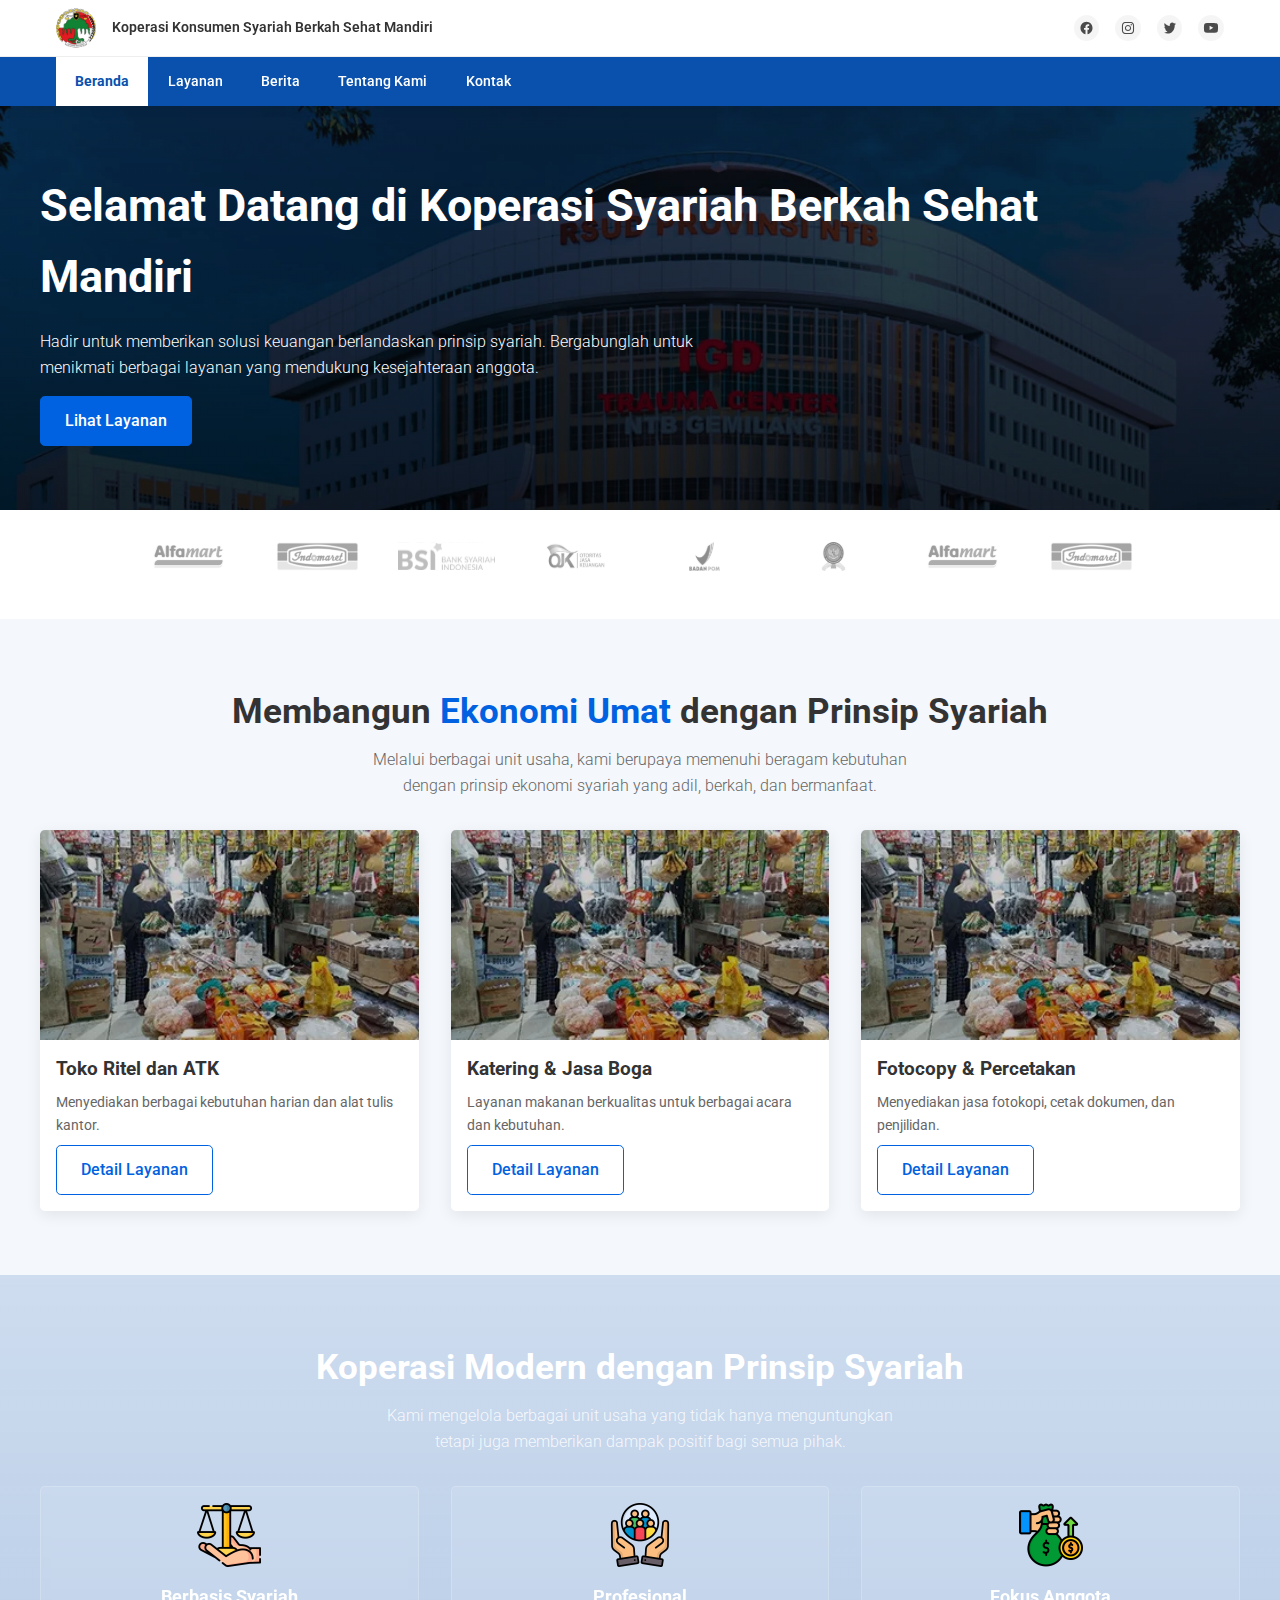
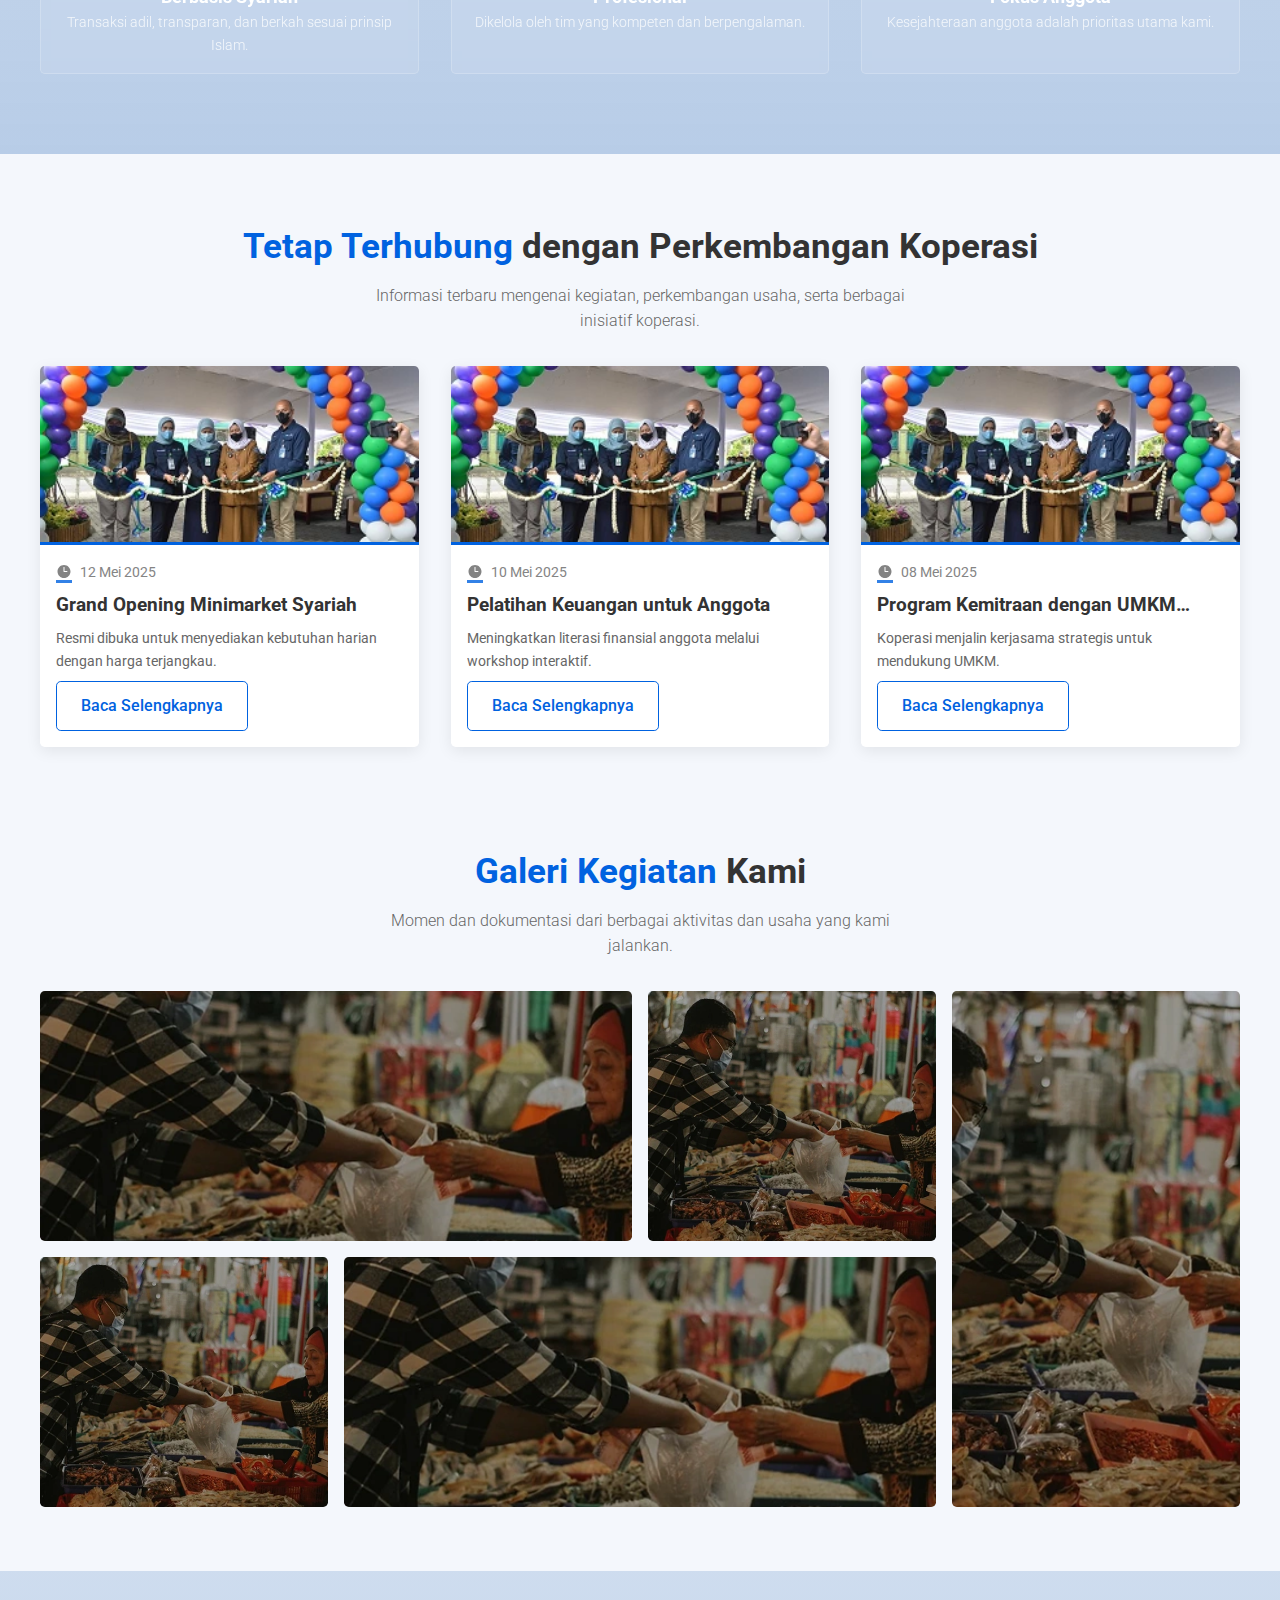
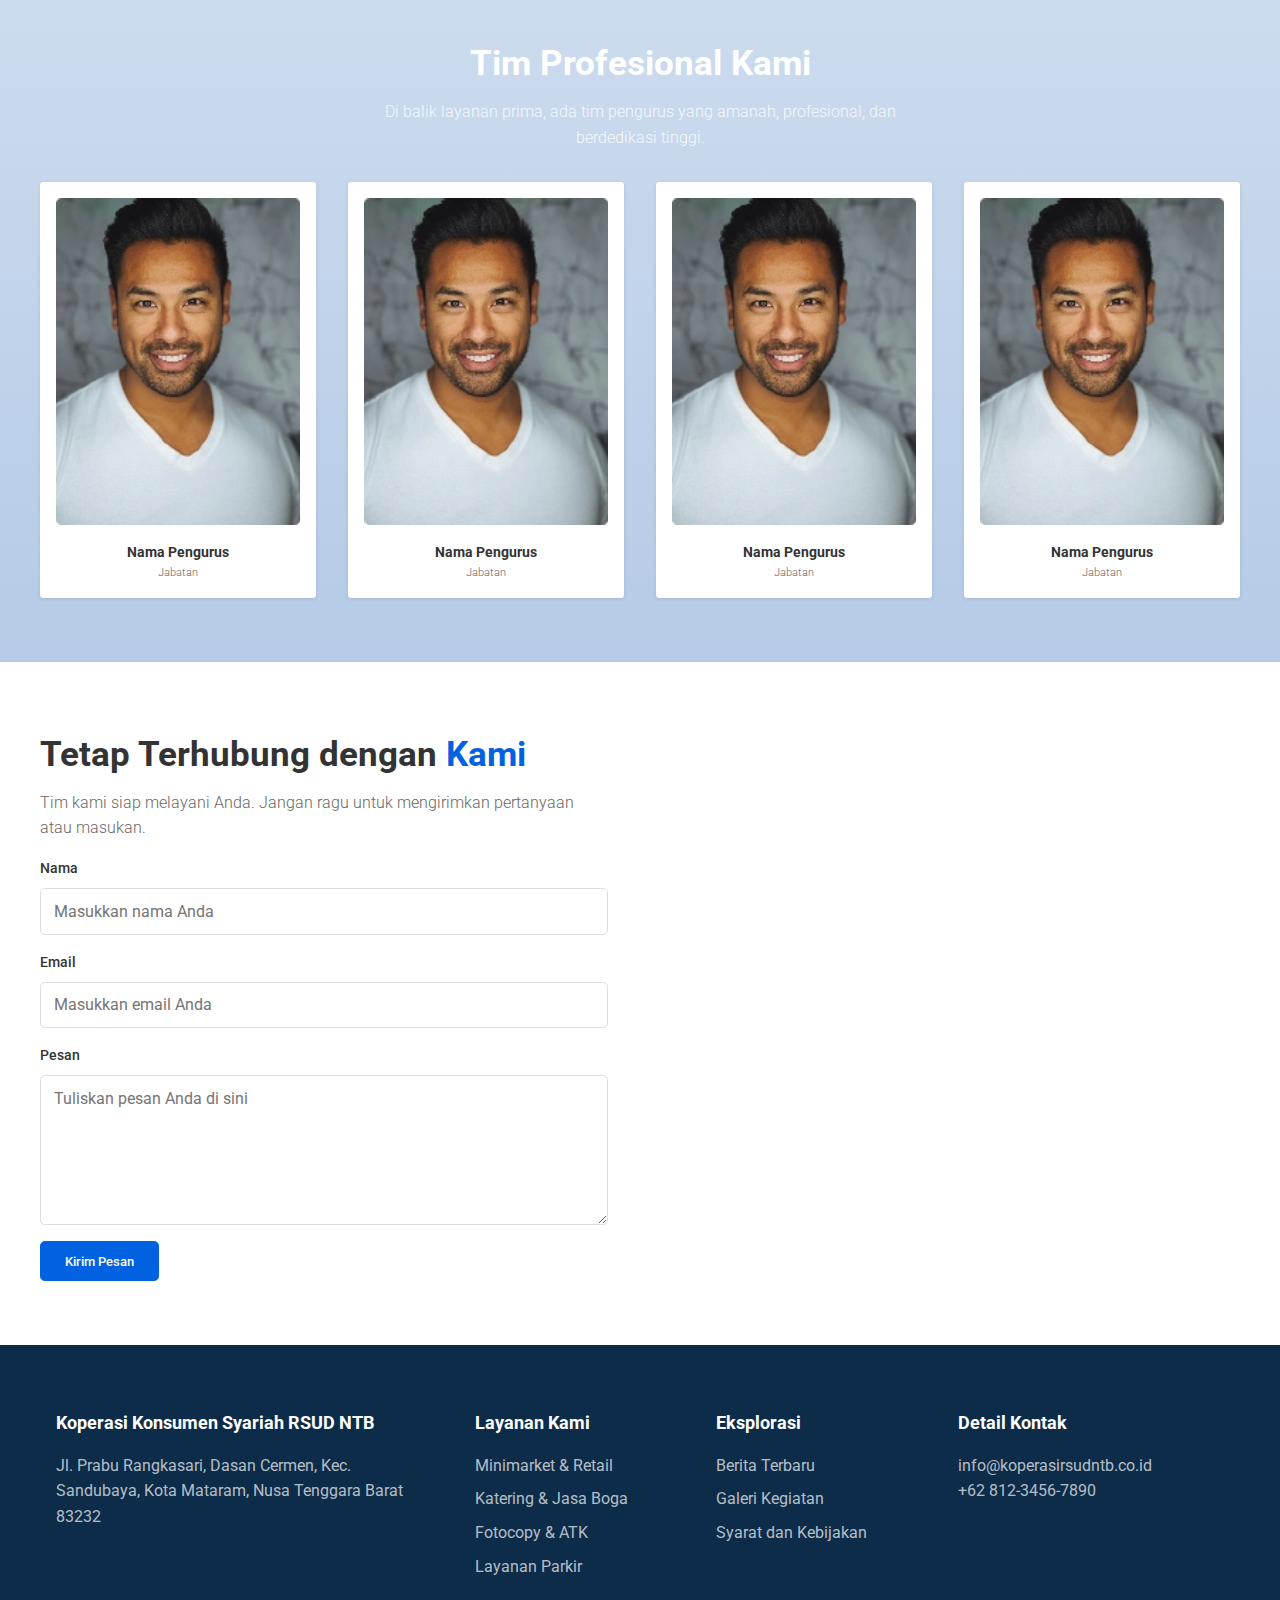
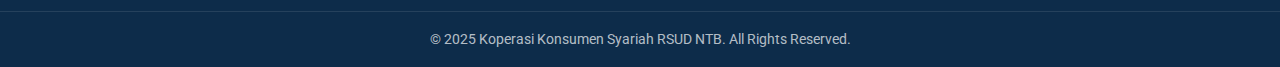
<file: index.html>
<!DOCTYPE html>
<html lang="id">
  <head>
    <meta charset="UTF-8" />
    <meta name="viewport" content="width=device-width, initial-scale=1.0" />

    <title>Koperasi Syariah Berkah Sehat Mandiri - RSUD NTB</title>
    <meta
      name="description"
      content="Koperasi Konsumen Syariah Berkah Sehat Mandiri RSUD NTB – Menyediakan layanan profesional dan transparan untuk kesejahteraan anggota."
    />
    <link
      rel="icon"
      type="image/svg+xml"
      href="./src/public/icon-koperasi.svg"
    />

    <link rel="stylesheet" href="./src/styles/main-style.css" />
    <link rel="stylesheet" href="./src/styles/main.css" />
  </head>

  <body>
    <header>
      <div class="header-top">
        <div class="info-company">
          <a href="#" class="company-icon">
            <img src="./src/public/icon-koperasi.svg" alt="Logo Koperasi" />
            <p>Koperasi Konsumen Syariah Berkah Sehat Mandiri</p>
          </a>
          <div class="company-sosmed">
            <a href="#" aria-label="Facebook"
              ><img src="./src/public/icon-sosmed-1.svg" alt="Facebook"
            /></a>
            <a href="#" aria-label="Instagram"
              ><img src="./src/public/icon-sosmed-2.svg" alt="Instagram"
            /></a>
            <a href="#" aria-label="Whatsapp"
              ><img src="./src/public/icon-sosmed-3.svg" alt="Whatsapp"
            /></a>
            <a href="#" aria-label="Email"
              ><img src="./src/public/icon-sosmed-4.svg" alt="Email"
            /></a>
          </div>
        </div>
      </div>
      <nav class="navigation">
        <div class="nav-container">
          <ul>
            <li class="active"><a href="index.html">Beranda</a></li>
            <li><a href="layanan.html">Layanan</a></li>
            <li><a href="berita.html">Berita</a></li>
            <li><a href="tentang.html">Tentang Kami</a></li>
            <li><a href="kontak.html">Kontak</a></li>
          </ul>
        </div>
      </nav>
    </header>

    <main>
      <section id="beranda" class="hero-area">
        <div class="hero-content">
          <h1>Selamat Datang di Koperasi Syariah Berkah Sehat Mandiri</h1>
          <p>
            Hadir untuk memberikan solusi keuangan berlandaskan prinsip syariah.
            Bergabunglah untuk menikmati berbagai layanan yang mendukung
            kesejahteraan anggota.
          </p>
          <a href="#layanan" class="btn btn-primary">Lihat Layanan</a>
        </div>
      </section>

      <section class="aff-area">
        <div class="aff-grid">
          <img
            src="./src/public/aff-1.svg"
            alt="Logo Afiliasi 1"
            loading="lazy"
          />
          <img
            src="./src/public/aff-2.svg"
            alt="Logo Afiliasi 2"
            loading="lazy"
          />
          <img
            src="./src/public/aff-3.svg"
            alt="Logo Afiliasi 3"
            loading="lazy"
          />
          <img
            src="./src/public/aff-4.svg"
            alt="Logo Afiliasi 4"
            loading="lazy"
          />
          <img
            src="./src/public/aff-5.svg"
            alt="Logo Afiliasi 5"
            loading="lazy"
          />
          <img
            src="./src/public/aff-6.svg"
            alt="Logo Afiliasi 6"
            loading="lazy"
          />
          <img
            src="./src/public/aff-1.svg"
            alt="Logo Afiliasi 7"
            loading="lazy"
          />
          <img
            src="./src/public/aff-2.svg"
            alt="Logo Afiliasi 8"
            loading="lazy"
          />
        </div>
      </section>

      <section id="layanan" class="usaha-area">
        <div class="section-header">
          <h1>Membangun <span>Ekonomi Umat</span> dengan Prinsip Syariah</h1>
          <p>
            Melalui berbagai unit usaha, kami berupaya memenuhi beragam
            kebutuhan dengan prinsip ekonomi syariah yang adil, berkah, dan
            bermanfaat.
          </p>
        </div>
        <article class="service-list">
          <div class="service-card">
            <img
              src="./src/public/thumbnail-news.webp"
              alt="Toko ritel dan ATK"
              loading="lazy"
            />
            <div class="service-card-content">
              <h3>Toko Ritel dan ATK</h3>
              <p>
                Menyediakan berbagai kebutuhan harian dan alat tulis kantor.
              </p>
              <a href="#" class="btn btn-secondary">Detail Layanan</a>
            </div>
          </div>
          <div class="service-card">
            <img
              src="./src/public/thumbnail-news.webp"
              alt="Jasa boga dan katering"
              loading="lazy"
            />
            <div class="service-card-content">
              <h3>Katering & Jasa Boga</h3>
              <p>
                Layanan makanan berkualitas untuk berbagai acara dan kebutuhan.
              </p>
              <a href="#" class="btn btn-secondary">Detail Layanan</a>
            </div>
          </div>
          <div class="service-card">
            <img
              src="./src/public/thumbnail-news.webp"
              alt="Layanan fotokopi"
              loading="lazy"
            />
            <div class="service-card-content">
              <h3>Fotocopy & Percetakan</h3>
              <p>Menyediakan jasa fotokopi, cetak dokumen, dan penjilidan.</p>
              <a href="#" class="btn btn-secondary">Detail Layanan</a>
            </div>
          </div>
        </article>
      </section>

      <section id="tentang" class="prinsip-area">
        <div class="section-header invert-colors">
          <h1>Koperasi Modern dengan Prinsip Syariah</h1>
          <p>
            Kami mengelola berbagai unit usaha yang tidak hanya menguntungkan
            tetapi juga memberikan dampak positif bagi semua pihak.
          </p>
        </div>
        <div class="prinsip-list">
          <div class="prinsip-card">
            <img
              src="./src/public/prinsip-1.svg"
              alt="Icon Syariah"
              loading="lazy"
            />
            <h3>Berbasis Syariah</h3>
            <p>Transaksi adil, transparan, dan berkah sesuai prinsip Islam.</p>
          </div>
          <div class="prinsip-card">
            <img
              src="./src/public/prinsip-2.svg"
              alt="Icon Profesional"
              loading="lazy"
            />
            <h3>Profesional</h3>
            <p>Dikelola oleh tim yang kompeten dan berpengalaman.</p>
          </div>
          <div class="prinsip-card">
            <img
              src="./src/public/prinsip-3.svg"
              alt="Icon Anggota"
              loading="lazy"
            />
            <h3>Fokus Anggota</h3>
            <p>Kesejahteraan anggota adalah prioritas utama kami.</p>
          </div>
        </div>
      </section>

      <section id="berita" class="berita-area">
        <div class="section-header">
          <h1><span>Tetap Terhubung</span> dengan Perkembangan Koperasi</h1>
          <p>
            Informasi terbaru mengenai kegiatan, perkembangan usaha, serta
            berbagai inisiatif koperasi.
          </p>
        </div>
        <article class="berita-list">
          <div class="berita-card">
            <img
              src="./src/public/news-image.webp"
              alt="Grand Opening Minimarket"
              loading="lazy"
            />
            <div class="berita-card-content">
              <div class="time">
                <img src="./src/public/time.svg" alt="Ikon Jam" />
                <p>12 Mei 2025</p>
              </div>
              <h3>Grand Opening Minimarket Syariah</h3>
              <p>
                Resmi dibuka untuk menyediakan kebutuhan harian dengan harga
                terjangkau.
              </p>
              <a href="#" class="btn btn-secondary">Baca Selengkapnya</a>
            </div>
          </div>
          <div class="berita-card">
            <img
              src="./src/public/news-image.webp"
              alt="Berita Koperasi 2"
              loading="lazy"
            />
            <div class="berita-card-content">
              <div class="time">
                <img src="./src/public/time.svg" alt="Ikon Jam" />
                <p>10 Mei 2025</p>
              </div>
              <h3>Pelatihan Keuangan untuk Anggota</h3>
              <p>
                Meningkatkan literasi finansial anggota melalui workshop
                interaktif.
              </p>
              <a href="#" class="btn btn-secondary">Baca Selengkapnya</a>
            </div>
          </div>
          <div class="berita-card">
            <img
              src="./src/public/news-image.webp"
              alt="Berita Koperasi 3"
              loading="lazy"
            />
            <div class="berita-card-content">
              <div class="time">
                <img src="./src/public/time.svg" alt="Ikon Jam" />
                <p>08 Mei 2025</p>
              </div>
              <h3>Program Kemitraan dengan UMKM Lokal</h3>
              <p>Koperasi menjalin kerjasama strategis untuk mendukung UMKM.</p>
              <a href="#" class="btn btn-secondary">Baca Selengkapnya</a>
            </div>
          </div>
        </article>
      </section>

      <section id="galeri" class="galeri-area">
        <div class="section-header">
          <h1><span>Galeri Kegiatan</span> Kami</h1>
          <p>
            Momen dan dokumentasi dari berbagai aktivitas dan usaha yang kami
            jalankan.
          </p>
        </div>
        <div class="galeri-grid">
          <img
            src="./src/public/galeri-image.webp"
            alt="Foto Galeri 1"
            loading="lazy"
            class="grid-item-1"
          />
          <img
            src="./src/public/galeri-image.webp"
            alt="Foto Galeri 2"
            loading="lazy"
            class="grid-item-2"
          />
          <img
            src="./src/public/galeri-image.webp"
            alt="Foto Galeri 3"
            loading="lazy"
            class="grid-item-3"
          />
          <img
            src="./src/public/galeri-image.webp"
            alt="Foto Galeri 4"
            loading="lazy"
            class="grid-item-4"
          />
          <img
            src="./src/public/galeri-image.webp"
            alt="Foto Galeri 5"
            loading="lazy"
            class="grid-item-5"
          />
        </div>
      </section>

      <section id="pegawai" class="pegawai-area">
        <div class="section-header invert-colors">
          <h1>Tim <span>Profesional</span> Kami</h1>
          <p>
            Di balik layanan prima, ada tim pengurus yang amanah, profesional,
            dan berdedikasi tinggi.
          </p>
        </div>
        <div class="pegawai-list">
          <div class="pegawai-card">
            <img
              src="./src/public/pegawai-image.webp"
              alt="Foto Pengurus 1"
              loading="lazy"
            />
            <h3>Nama Pengurus</h3>
            <p>Jabatan</p>
          </div>
          <div class="pegawai-card">
            <img
              src="./src/public/pegawai-image.webp"
              alt="Foto Pengurus 2"
              loading="lazy"
            />
            <h3>Nama Pengurus</h3>
            <p>Jabatan</p>
          </div>
          <div class="pegawai-card">
            <img
              src="./src/public/pegawai-image.webp"
              alt="Foto Pengurus 3"
              loading="lazy"
            />
            <h3>Nama Pengurus</h3>
            <p>Jabatan</p>
          </div>
          <div class="pegawai-card">
            <img
              src="./src/public/pegawai-image.webp"
              alt="Foto Pengurus 4"
              loading="lazy"
            />
            <h3>Nama Pengurus</h3>
            <p>Jabatan</p>
          </div>
        </div>
      </section>

      <section id="kontak" class="kontak-area">
        <div class="kontak-wrapper">
          <div class="info-kontak">
            <div class="section-header">
              <h1>Tetap Terhubung dengan <span>Kami</span></h1>
              <p>
                Tim kami siap melayani Anda. Jangan ragu untuk mengirimkan
                pertanyaan atau masukan.
              </p>
            </div>
            <form action="#">
              <div class="input-group">
                <label for="name">Nama</label>
                <input
                  type="text"
                  id="name"
                  name="name"
                  required
                  placeholder="Masukkan nama Anda"
                />
              </div>
              <div class="input-group">
                <label for="email">Email</label>
                <input
                  type="email"
                  name="email"
                  id="email"
                  required
                  placeholder="Masukkan email Anda"
                />
              </div>
              <div class="input-group">
                <label for="message">Pesan</label>
                <textarea
                  name="message"
                  id="message"
                  required
                  placeholder="Tuliskan pesan Anda di sini"
                ></textarea>
              </div>
              <button type="submit" class="btn btn-primary">Kirim Pesan</button>
            </form>
          </div>
          <div class="map">
            <iframe
              src="https://www.google.com/maps/embed?pb=!1m18!1m12!1m3!1d3944.874172500837!2d116.13214190000001!3d-8.6080776!2m3!1f0!2f0!3f0!3m2!1i1024!2i768!4f13.1!3m3!1m2!1s0x2dcb9007f1a88771%3A0xd49a222ee46d7078!2sRSUD%20Provinsi%20NTB!5e0!3m2!1sid!2sid!4v1751130990625!5m2!1sid!2sid"
              style="border: 0"
              allowfullscreen=""
              loading="lazy"
              referrerpolicy="no-referrer-when-downgrade"
            >
            </iframe>
          </div>
        </div>
      </section>
    </main>

    <footer>
      <div class="footer-container">
        <section class="info">
          <h3>Koperasi Konsumen Syariah RSUD NTB</h3>
          <p>
            Jl. Prabu Rangkasari, Dasan Cermen, Kec. Sandubaya, Kota Mataram,
            Nusa Tenggara Barat 83232
          </p>
        </section>
        <section class="layanan-footer">
          <h3>Layanan Kami</h3>
          <ul>
            <li><a href="#">Minimarket & Retail</a></li>
            <li><a href="#">Katering & Jasa Boga</a></li>
            <li><a href="#">Fotocopy & ATK</a></li>
            <li><a href="#">Layanan Parkir</a></li>
          </ul>
        </section>
        <section class="eksplorasi">
          <h3>Eksplorasi</h3>
          <ul>
            <li><a href="#">Berita Terbaru</a></li>
            <li><a href="#">Galeri Kegiatan</a></li>
            <li><a href="#">Syarat dan Kebijakan</a></li>
          </ul>
        </section>
        <section class="kontak-footer">
          <h3>Detail Kontak</h3>
          <p>info@koperasirsudntb.co.id</p>
          <p>+62 812-3456-7890</p>
        </section>
      </div>
      <div class="footer-bottom">
        <p>© 2025 Koperasi Konsumen Syariah RSUD NTB. All Rights Reserved.</p>
      </div>
    </footer>
  </body>
</html>
</file>
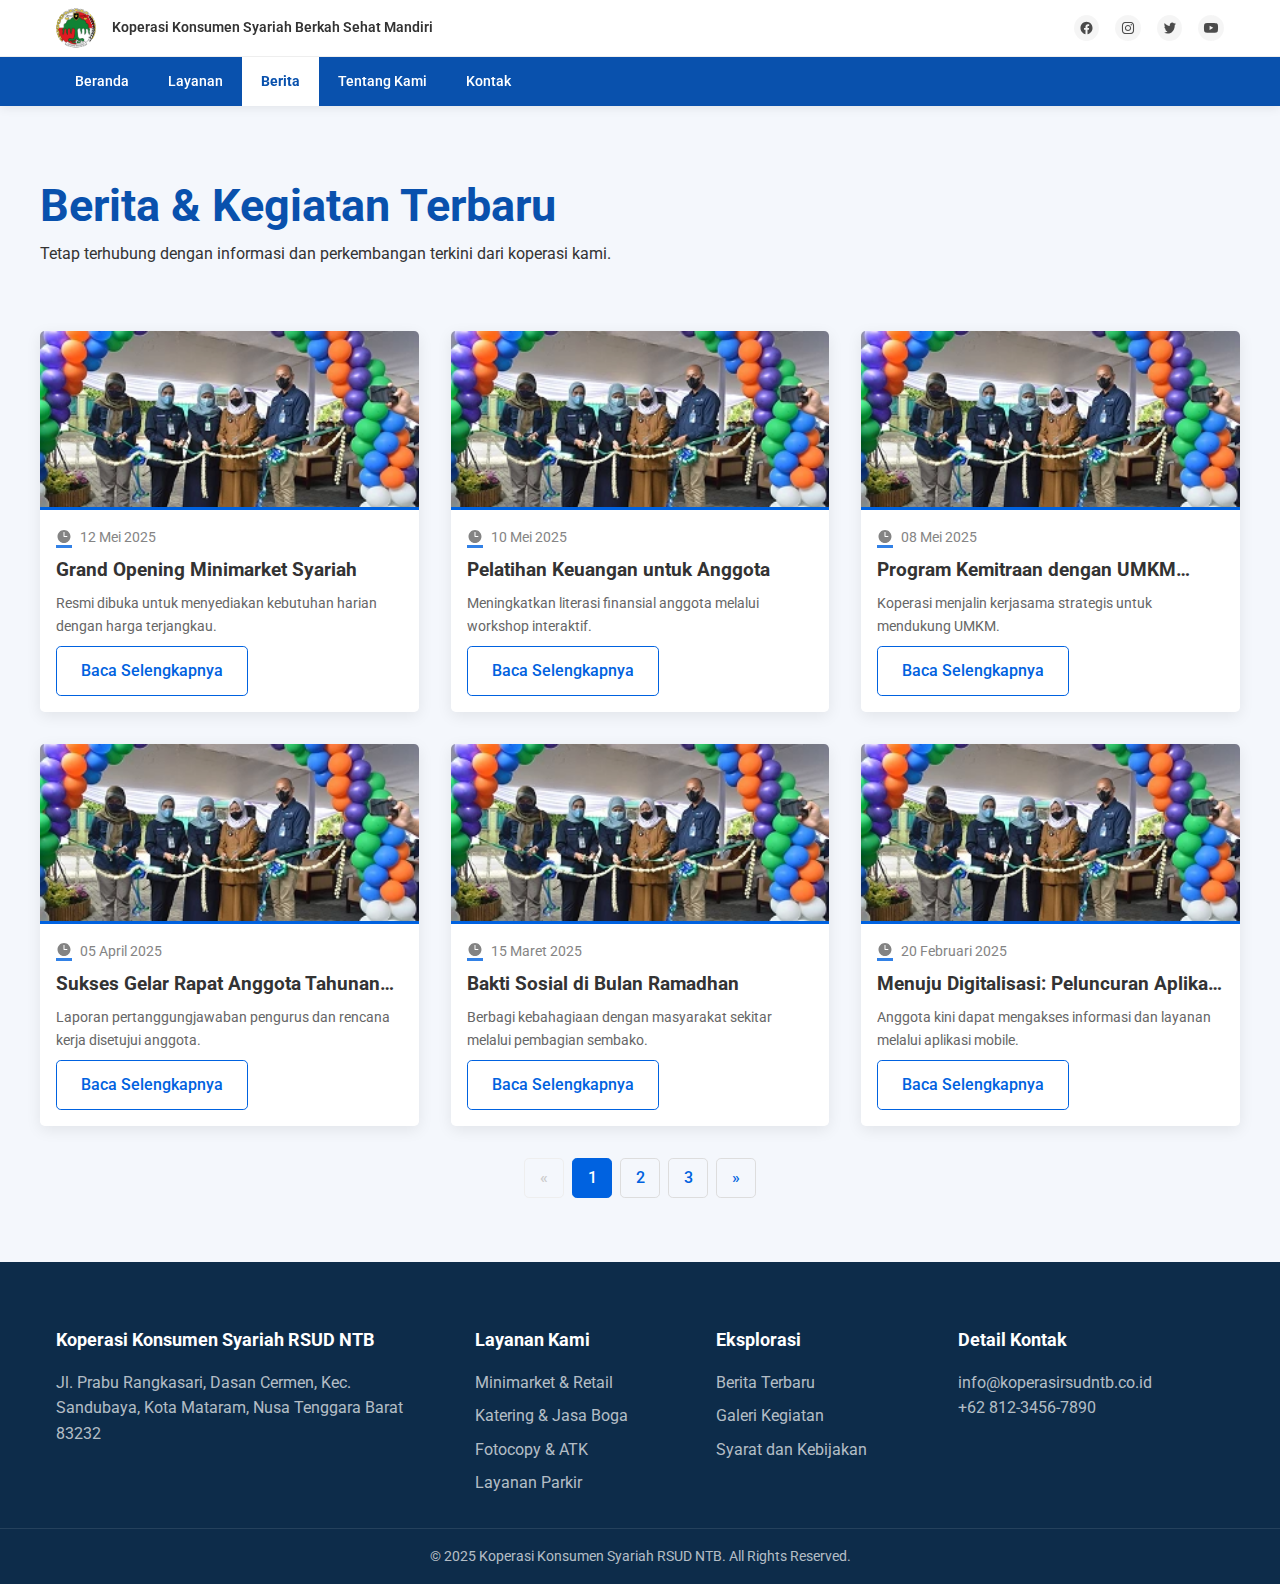
<file: berita.html>
<!DOCTYPE html>
<html lang="id">
<head>
    <meta charset="UTF-8" />
    <meta name="viewport" content="width=device-width, initial-scale=1.0" />
    <title>Berita & Kegiatan - Koperasi Syariah BSM</title>
    <meta name="description" content="Ikuti perkembangan dan kegiatan terbaru dari Koperasi Konsumen Syariah BSM." />
    <link rel="icon" type="image/svg+xml" href="./src/public/icon-koperasi.svg" />
    <link rel="stylesheet" href="./src/styles/main.css" />
    <link rel="stylesheet" href="./src/styles/main-style.css" />
</head>
<body>
    <header>
        <div class="header-top">
            <div class="info-company">
                <a href="index.html" class="company-icon">
                    <img src="./src/public/icon-koperasi.svg" alt="Logo Koperasi" />
                    <p>Koperasi Konsumen Syariah Berkah Sehat Mandiri</p>
                </a>
                <div class="company-sosmed">
                    <a href="#" aria-label="Facebook"><img src="./src/public/icon-sosmed-1.svg" alt="Facebook"/></a>
                    <a href="#" aria-label="Instagram"><img src="./src/public/icon-sosmed-2.svg" alt="Instagram"/></a>
                    <a href="#" aria-label="Whatsapp"><img src="./src/public/icon-sosmed-3.svg" alt="Whatsapp"/></a>
                    <a href="#" aria-label="Email"><img src="./src/public/icon-sosmed-4.svg" alt="Email"/></a>
                </div>
            </div>
        </div>
        <nav class="navigation">
            <div class="nav-container">
                <ul>
                    <li><a href="index.html">Beranda</a></li>
                    <li><a href="layanan.html">Layanan</a></li>
                    <li class="active"><a href="berita.html">Berita</a></li>
                    <li><a href="tentang.html">Tentang Kami</a></li>
                    <li><a href="kontak.html">Kontak</a></li>
                </ul>
            </div>
        </nav>
    </header>

    <main>
        <section class="page-header">
            <div class="page-header-content">
                <h1>Berita & Kegiatan Terbaru</h1>
                <p>Tetap terhubung dengan informasi dan perkembangan terkini dari koperasi kami.</p>
            </div>
        </section>

        <section class="berita-area">
            <article class="berita-list">
                <div class="berita-card">
                    <img src="./src/public/news-image.webp" alt="Grand Opening Minimarket" loading="lazy"/>
                    <div class="berita-card-content">
                        <div class="time"><img src="./src/public/time.svg" alt="Ikon Jam"/><p>12 Mei 2025</p></div>
                        <h3>Grand Opening Minimarket Syariah</h3>
                        <p>Resmi dibuka untuk menyediakan kebutuhan harian dengan harga terjangkau.</p>
                        <a href="#" class="btn btn-secondary">Baca Selengkapnya</a>
                    </div>
                </div>
                <div class="berita-card">
                    <img src="./src/public/news-image.webp" alt="Berita Koperasi 2" loading="lazy"/>
                    <div class="berita-card-content">
                        <div class="time"><img src="./src/public/time.svg" alt="Ikon Jam"/><p>10 Mei 2025</p></div>
                        <h3>Pelatihan Keuangan untuk Anggota</h3>
                        <p>Meningkatkan literasi finansial anggota melalui workshop interaktif.</p>
                        <a href="#" class="btn btn-secondary">Baca Selengkapnya</a>
                    </div>
                </div>
                <div class="berita-card">
                    <img src="./src/public/news-image.webp" alt="Berita Koperasi 3" loading="lazy"/>
                    <div class="berita-card-content">
                        <div class="time"><img src="./src/public/time.svg" alt="Ikon Jam"/><p>08 Mei 2025</p></div>
                        <h3>Program Kemitraan dengan UMKM Lokal</h3>
                        <p>Koperasi menjalin kerjasama strategis untuk mendukung UMKM.</p>
                        <a href="#" class="btn btn-secondary">Baca Selengkapnya</a>
                    </div>
                </div>
                <div class="berita-card">
                    <img src="./src/public/news-image.webp" alt="Rapat Anggota Tahunan" loading="lazy"/>
                    <div class="berita-card-content">
                        <div class="time"><img src="./src/public/time.svg" alt="Ikon Jam"/><p>05 April 2025</p></div>
                        <h3>Sukses Gelar Rapat Anggota Tahunan 2025</h3>
                        <p>Laporan pertanggungjawaban pengurus dan rencana kerja disetujui anggota.</p>
                        <a href="#" class="btn btn-secondary">Baca Selengkapnya</a>
                    </div>
                </div>
                <div class="berita-card">
                    <img src="./src/public/news-image.webp" alt="Bakti Sosial" loading="lazy"/>
                    <div class="berita-card-content">
                        <div class="time"><img src="./src/public/time.svg" alt="Ikon Jam"/><p>15 Maret 2025</p></div>
                        <h3>Bakti Sosial di Bulan Ramadhan</h3>
                        <p>Berbagi kebahagiaan dengan masyarakat sekitar melalui pembagian sembako.</p>
                        <a href="#" class="btn btn-secondary">Baca Selengkapnya</a>
                    </div>
                </div>
                <div class="berita-card">
                    <img src="./src/public/news-image.webp" alt="Digitalisasi Koperasi" loading="lazy"/>
                    <div class="berita-card-content">
                        <div class="time"><img src="./src/public/time.svg" alt="Ikon Jam"/><p>20 Februari 2025</p></div>
                        <h3>Menuju Digitalisasi: Peluncuran Aplikasi Mobile</h3>
                        <p>Anggota kini dapat mengakses informasi dan layanan melalui aplikasi mobile.</p>
                        <a href="#" class="btn btn-secondary">Baca Selengkapnya</a>
                    </div>
                </div>
            </article>

            <div class="pagination">
                <a href="#" class="page-arrow disabled">&laquo;</a>
                <a href="#" class="page-number active">1</a>
                <a href="#" class="page-number">2</a>
                <a href="#" class="page-number">3</a>
                <a href="#" class="page-arrow">&raquo;</a>
            </div>
        </section>
    </main>
    
    <footer>
      <div class="footer-container">
        <section class="info">
          <h3>Koperasi Konsumen Syariah RSUD NTB</h3>
          <p>
            Jl. Prabu Rangkasari, Dasan Cermen, Kec. Sandubaya, Kota Mataram,
            Nusa Tenggara Barat 83232
          </p>
        </section>
        <section class="layanan-footer">
          <h3>Layanan Kami</h3>
          <ul>
            <li><a href="#">Minimarket & Retail</a></li>
            <li><a href="#">Katering & Jasa Boga</a></li>
            <li><a href="#">Fotocopy & ATK</a></li>
            <li><a href="#">Layanan Parkir</a></li>
          </ul>
        </section>
        <section class="eksplorasi">
          <h3>Eksplorasi</h3>
          <ul>
            <li><a href="#">Berita Terbaru</a></li>
            <li><a href="#">Galeri Kegiatan</a></li>
            <li><a href="#">Syarat dan Kebijakan</a></li>
          </ul>
        </section>
        <section class="kontak-footer">
          <h3>Detail Kontak</h3>
          <p>info@koperasirsudntb.co.id</p>
          <p>+62 812-3456-7890</p>
        </section>
      </div>
      <div class="footer-bottom">
        <p>© 2025 Koperasi Konsumen Syariah RSUD NTB. All Rights Reserved.</p>
      </div>
    </footer>
</body>
</html>
</file>
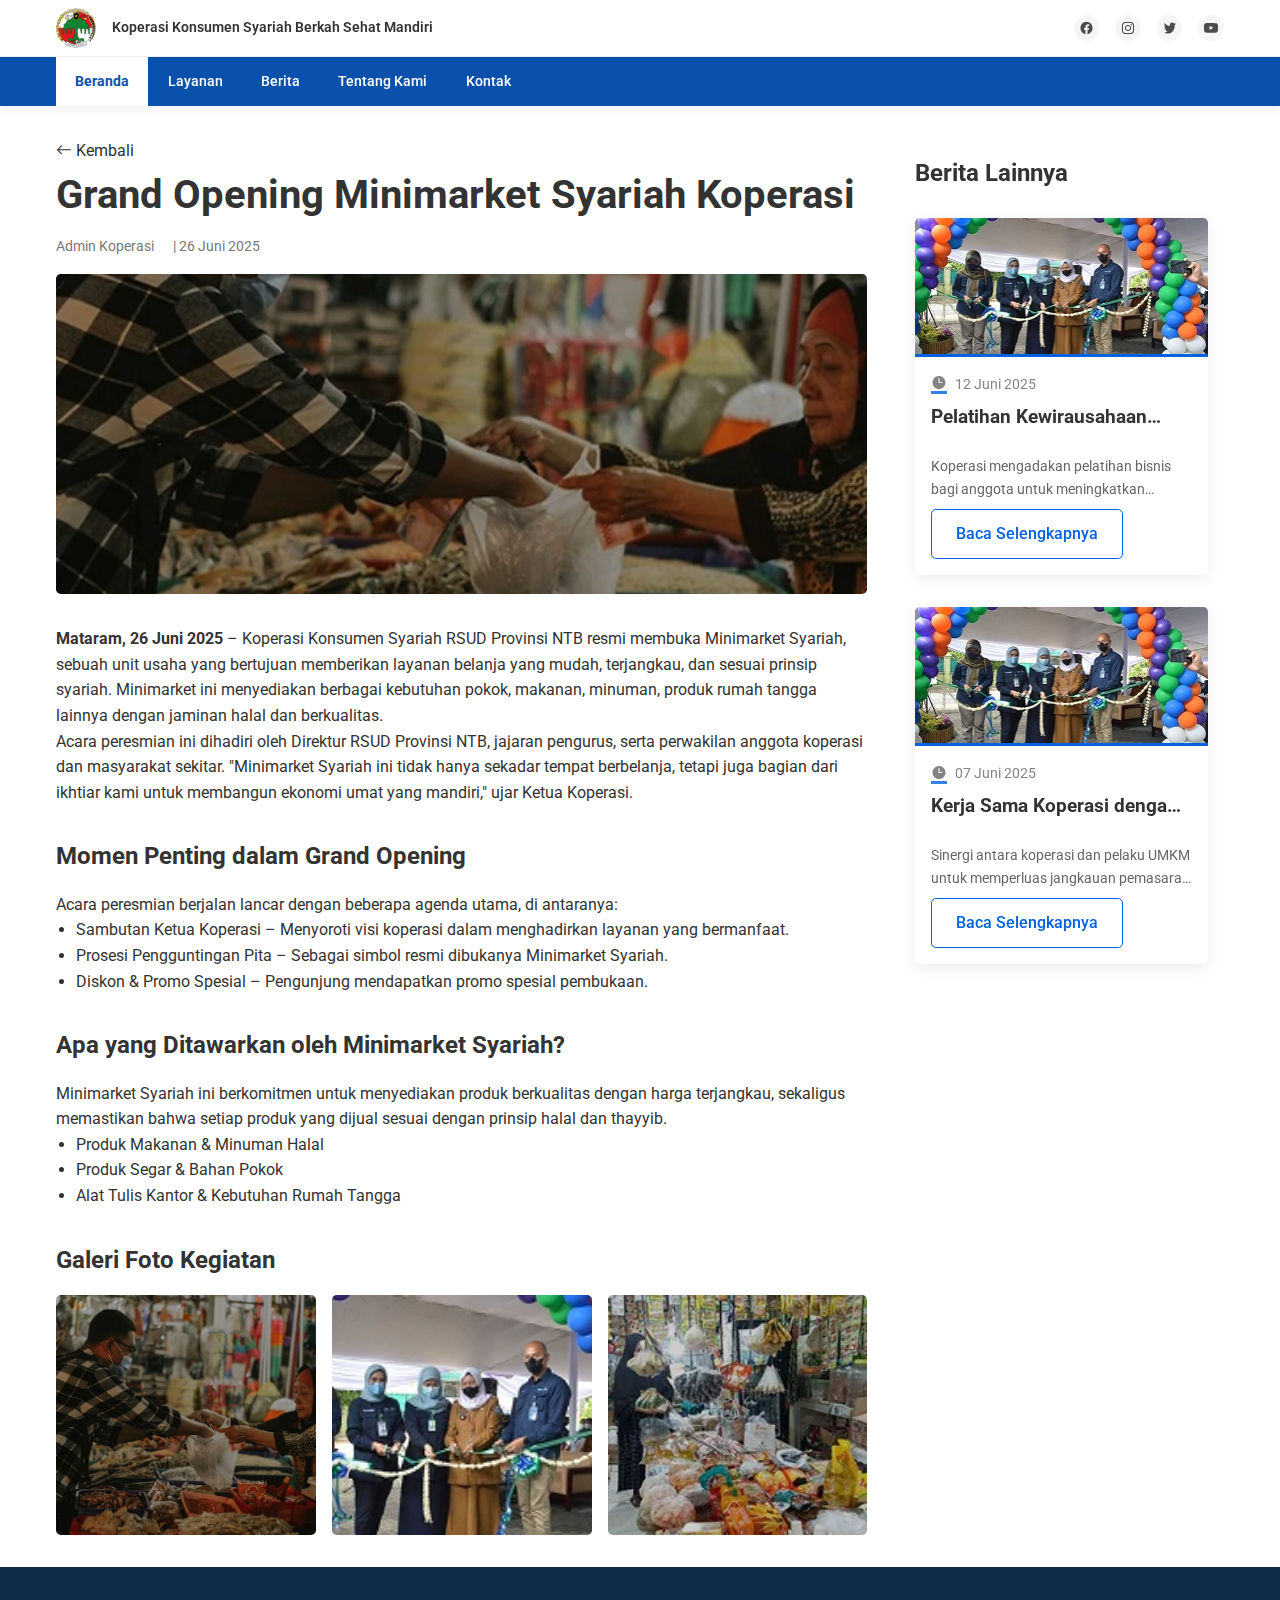
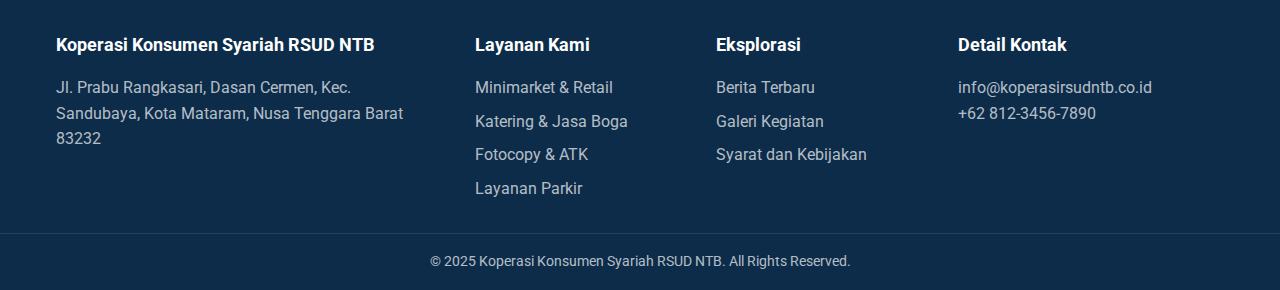
<file: detail-berita.html>
<!DOCTYPE html>
<html lang="id">
  <head>
    <meta charset="UTF-8" />
    <meta name="viewport" content="width=device-width, initial-scale=1.0" />
    <title>
      Grand Opening Minimarket Syariah Koperasi - Koperasi Syariah BSM
    </title>
    <link
      rel="icon"
      type="image/svg+xml"
      href="./src/public/icon-koperasi.svg"
    />
    <link rel="stylesheet" href="./src/styles/detail.css" />
    <link rel="stylesheet" href="./src/styles/main-style.css" />
    <link rel="stylesheet" href="./src/styles/main.css" />
    <link
      href="https://cdn.jsdelivr.net/npm/bootstrap-icons@1.10.5/font/bootstrap-icons.css"
      rel="stylesheet"
    />
  </head>
  <body>
    <header>
      <div class="header-top">
        <div class="info-company">
          <a href="#" class="company-icon">
            <img src="./src/public/icon-koperasi.svg" alt="Logo Koperasi" />
            <p>Koperasi Konsumen Syariah Berkah Sehat Mandiri</p>
          </a>
          <div class="company-sosmed">
            <a href="#" aria-label="Facebook"
              ><img src="./src/public/icon-sosmed-1.svg" alt="Facebook"
            /></a>
            <a href="#" aria-label="Instagram"
              ><img src="./src/public/icon-sosmed-2.svg" alt="Instagram"
            /></a>
            <a href="#" aria-label="Whatsapp"
              ><img src="./src/public/icon-sosmed-3.svg" alt="Whatsapp"
            /></a>
            <a href="#" aria-label="Email"
              ><img src="./src/public/icon-sosmed-4.svg" alt="Email"
            /></a>
          </div>
        </div>
      </div>
      <nav class="navigation">
        <div class="nav-container">
          <ul>
            <li class="active"><a href="index.html">Beranda</a></li>
            <li><a href="layanan.html">Layanan</a></li>
            <li><a href="berita.html">Berita</a></li>
            <li><a href="tentang.html">Tentang Kami</a></li>
            <li><a href="kontak.html">Kontak</a></li>
          </ul>
        </div>
      </nav>
    </header>

    <main class="page-container">
      <article class="main-content">
        <a href="#" class="back-link"
          ><i class="bi bi-arrow-left"></i> Kembali</a
        >
        <div class="article-header">
          <h1>Grand Opening Minimarket Syariah Koperasi</h1>
          <p class="article-meta">
            <span>Admin Koperasi</span> | <span>26 Juni 2025</span>
          </p>
        </div>

        <img
          class="highlight-image"
          src="./src/public/galeri-image.webp"
          alt="Grand Opening Minimarket"
        />

        <div class="article-body">
          <p>
            <strong>Mataram, 26 Juni 2025</strong> – Koperasi Konsumen Syariah
            RSUD Provinsi NTB resmi membuka Minimarket Syariah, sebuah unit
            usaha yang bertujuan memberikan layanan belanja yang mudah,
            terjangkau, dan sesuai prinsip syariah. Minimarket ini menyediakan
            berbagai kebutuhan pokok, makanan, minuman, produk rumah tangga
            lainnya dengan jaminan halal dan berkualitas.
          </p>
          <p>
            Acara peresmian ini dihadiri oleh Direktur RSUD Provinsi NTB,
            jajaran pengurus, serta perwakilan anggota koperasi dan masyarakat
            sekitar. "Minimarket Syariah ini tidak hanya sekadar tempat
            berbelanja, tetapi juga bagian dari ikhtiar kami untuk membangun
            ekonomi umat yang mandiri," ujar Ketua Koperasi.
          </p>

          <h2>Momen Penting dalam Grand Opening</h2>
          <p>
            Acara peresmian berjalan lancar dengan beberapa agenda utama, di
            antaranya:
          </p>
          <ul>
            <li>
              Sambutan Ketua Koperasi – Menyoroti visi koperasi dalam
              menghadirkan layanan yang bermanfaat.
            </li>
            <li>
              Prosesi Pengguntingan Pita – Sebagai simbol resmi dibukanya
              Minimarket Syariah.
            </li>
            <li>
              Diskon & Promo Spesial – Pengunjung mendapatkan promo spesial
              pembukaan.
            </li>
          </ul>

          <h2>Apa yang Ditawarkan oleh Minimarket Syariah?</h2>
          <p>
            Minimarket Syariah ini berkomitmen untuk menyediakan produk
            berkualitas dengan harga terjangkau, sekaligus memastikan bahwa
            setiap produk yang dijual sesuai dengan prinsip halal dan thayyib.
          </p>
          <ul>
            <li>Produk Makanan & Minuman Halal</li>
            <li>Produk Segar & Bahan Pokok</li>
            <li>Alat Tulis Kantor & Kebutuhan Rumah Tangga</li>
          </ul>

          <h2>Galeri Foto Kegiatan</h2>
          <div class="content-gallery">
            <img src="./src/public/galeri-image.webp" alt="Foto Kegiatan 1" />
            <img src="./src/public/news-image.webp" alt="Foto Kegiatan 2" />
            <img src="./src/public/thumbnail-news.webp" alt="Foto Kegiatan 3" />
          </div>
        </div>
      </article>

      <aside class="sidebar">
        <div class="sidebar-widget">
          <h2>Berita Lainnya</h2>
          <br />
          <div class="sidebar-list">
            <div class="berita-card">
              <img
                src="./src/public/news-image.webp"
                alt="Pelatihan Kewirausahaan"
              />
              <div class="berita-card-content">
                <div class="time">
                  <img src="./src/public/time.svg" alt="Ikon Jam" />
                  <p>12 Juni 2025</p>
                </div>
                <h3>Pelatihan Kewirausahaan untuk Anggota Koperasi</h3>
                <p>
                  Koperasi mengadakan pelatihan bisnis bagi anggota untuk
                  meningkatkan keterampilan dan daya saing.
                </p>
                <a href="#" class="btn btn-secondary">Baca Selengkapnya</a>
              </div>
            </div>
            <div class="berita-card">
              <img src="./src/public/news-image.webp" alt="Kerja Sama UMKM" />
              <div class="berita-card-content">
                <div class="time">
                  <img src="./src/public/time.svg" alt="Ikon Jam" />
                  <p>07 Juni 2025</p>
                </div>
                <h3>Kerja Sama Koperasi dengan UMKM Lokal</h3>
                <p>
                  Sinergi antara koperasi dan pelaku UMKM untuk memperluas
                  jangkauan pemasaran produk.
                </p>
                <a href="#" class="btn btn-secondary">Baca Selengkapnya</a>
              </div>
            </div>
          </div>
        </div>
      </aside>
    </main>

    <footer>
      <div class="footer-container">
        <section class="info">
          <h3>Koperasi Konsumen Syariah RSUD NTB</h3>
          <p>
            Jl. Prabu Rangkasari, Dasan Cermen, Kec. Sandubaya, Kota Mataram,
            Nusa Tenggara Barat 83232
          </p>
        </section>
        <section class="layanan-footer">
          <h3>Layanan Kami</h3>
          <ul>
            <li><a href="#">Minimarket & Retail</a></li>
            <li><a href="#">Katering & Jasa Boga</a></li>
            <li><a href="#">Fotocopy & ATK</a></li>
            <li><a href="#">Layanan Parkir</a></li>
          </ul>
        </section>
        <section class="eksplorasi">
          <h3>Eksplorasi</h3>
          <ul>
            <li><a href="#">Berita Terbaru</a></li>
            <li><a href="#">Galeri Kegiatan</a></li>
            <li><a href="#">Syarat dan Kebijakan</a></li>
          </ul>
        </section>
        <section class="kontak-footer">
          <h3>Detail Kontak</h3>
          <p>info@koperasirsudntb.co.id</p>
          <p>+62 812-3456-7890</p>
        </section>
      </div>
      <div class="footer-bottom">
        <p>© 2025 Koperasi Konsumen Syariah RSUD NTB. All Rights Reserved.</p>
      </div>
    </footer>
  </body>
</html>
</file>
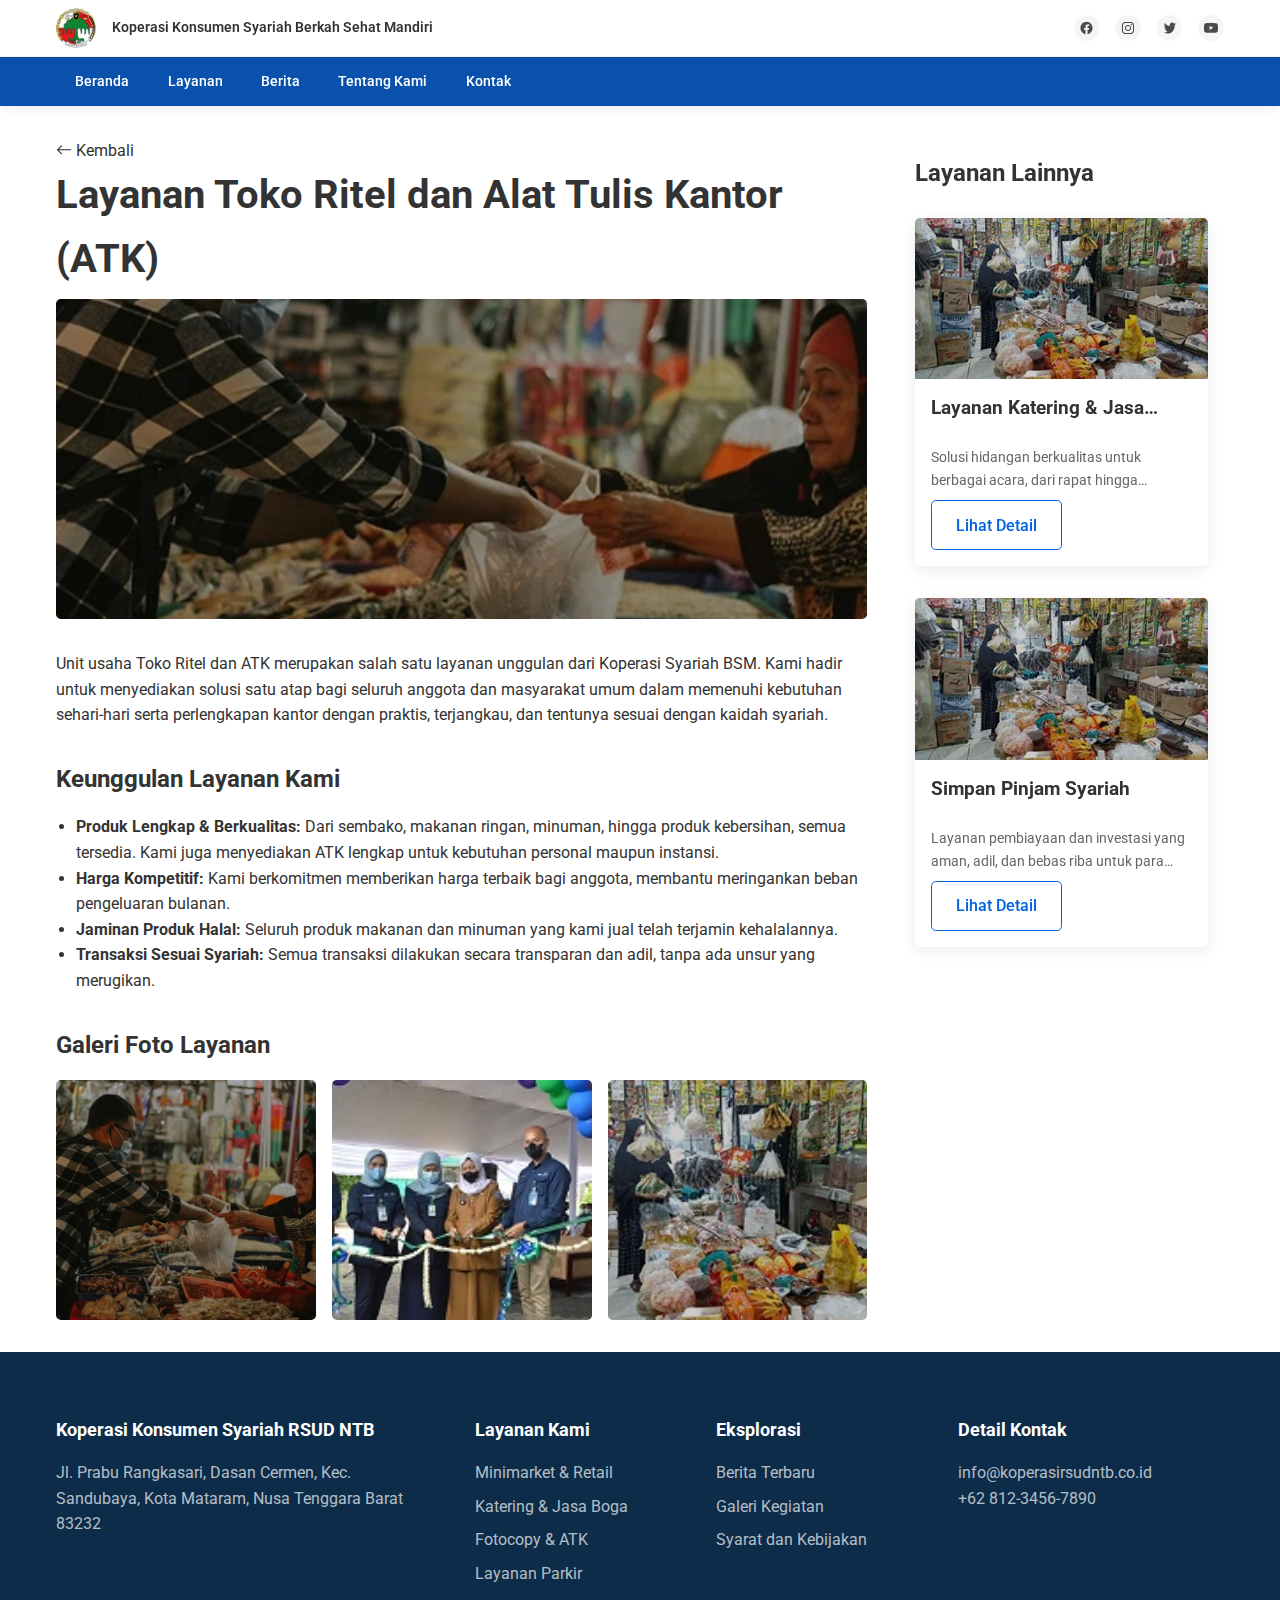
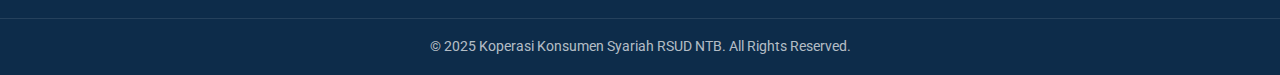
<file: detail-layanan.html>
<!DOCTYPE html>
<html lang="id">
  <head>
    <meta charset="UTF-8" />
    <meta name="viewport" content="width=device-width, initial-scale=1.0" />
    <title>Layanan Toko Ritel dan ATK - Koperasi Syariah BSM</title>
    <link
      rel="icon"
      type="image/svg+xml"
      href="./src/public/icon-koperasi.svg"
    />
    <link rel="stylesheet" href="./src/styles/detail.css" />
    <link rel="stylesheet" href="./src/styles/main-style.css" />
    <link rel="stylesheet" href="./src/styles/main.css" />
    <link href="https://cdn.jsdelivr.net/npm/bootstrap-icons@1.10.5/font/bootstrap-icons.css" rel="stylesheet">

  </head>
  <body>
    <header>
      <div class="header-top">
        <div class="info-company">
          <a href="#" class="company-icon">
            <img src="./src/public/icon-koperasi.svg" alt="Logo Koperasi" />
            <p>Koperasi Konsumen Syariah Berkah Sehat Mandiri</p>
          </a>
          <div class="company-sosmed">
            <a href="#" aria-label="Facebook"
              ><img src="./src/public/icon-sosmed-1.svg" alt="Facebook"
            /></a>
            <a href="#" aria-label="Instagram"
              ><img src="./src/public/icon-sosmed-2.svg" alt="Instagram"
            /></a>
            <a href="#" aria-label="Whatsapp"
              ><img src="./src/public/icon-sosmed-3.svg" alt="Whatsapp"
            /></a>
            <a href="#" aria-label="Email"
              ><img src="./src/public/icon-sosmed-4.svg" alt="Email"
            /></a>
          </div>
        </div>
      </div>
      <nav class="navigation">
        <div class="nav-container">
          <ul>
            <li><a href="index.html">Beranda</a></li>
            <li><a href="layanan.html">Layanan</a></li>
            <li><a href="berita.html">Berita</a></li>
            <li><a href="tentang.html">Tentang Kami</a></li>
            <li><a href="kontak.html">Kontak</a></li>
          </ul>
        </div>
      </nav>
    </header>

    <main class="page-container">
      <article class="main-content">
        <a href="#" class="back-link"><i class="bi bi-arrow-left"></i> Kembali</a>
        <div class="article-header">
          <h1>Layanan Toko Ritel dan Alat Tulis Kantor (ATK)</h1>
        </div>

        <img
          class="highlight-image"
          src="./src/public/galeri-image.webp"
          alt="Toko Ritel Koperasi"
        />

        <div class="article-body">
          <p>
            Unit usaha Toko Ritel dan ATK merupakan salah satu layanan unggulan
            dari Koperasi Syariah BSM. Kami hadir untuk menyediakan solusi satu
            atap bagi seluruh anggota dan masyarakat umum dalam memenuhi
            kebutuhan sehari-hari serta perlengkapan kantor dengan praktis,
            terjangkau, dan tentunya sesuai dengan kaidah syariah.
          </p>

          <h2>Keunggulan Layanan Kami</h2>
          <ul>
            <li>
              <strong>Produk Lengkap & Berkualitas:</strong> Dari sembako,
              makanan ringan, minuman, hingga produk kebersihan, semua tersedia.
              Kami juga menyediakan ATK lengkap untuk kebutuhan personal maupun
              instansi.
            </li>
            <li>
              <strong>Harga Kompetitif:</strong> Kami berkomitmen memberikan
              harga terbaik bagi anggota, membantu meringankan beban pengeluaran
              bulanan.
            </li>
            <li>
              <strong>Jaminan Produk Halal:</strong> Seluruh produk makanan dan
              minuman yang kami jual telah terjamin kehalalannya.
            </li>
            <li>
              <strong>Transaksi Sesuai Syariah:</strong> Semua transaksi
              dilakukan secara transparan dan adil, tanpa ada unsur yang
              merugikan.
            </li>
          </ul>

          <h2>Galeri Foto Layanan</h2>
          <div class="content-gallery">
            <img src="./src/public/galeri-image.webp" alt="Foto Toko 1" />
            <img src="./src/public/news-image.webp" alt="Foto Toko 2" />
            <img src="./src/public/thumbnail-news.webp" alt="Foto Toko 3" />
          </div>
        </div>
      </article>

      <aside class="sidebar">
        <div class="sidebar-widget">
          <h2>Layanan Lainnya</h2>
          <br>
          <div class="sidebar-list">
            <div class="service-card">
              <img
                src="./src/public/thumbnail-news.webp"
                alt="Layanan Katering & Jasa Boga"
              />
              <div class="service-card-content">
                <h3>Layanan Katering & Jasa Boga</h3>
                <p>
                  Solusi hidangan berkualitas untuk berbagai acara, dari rapat
                  hingga perayaan besar.
                </p>
                <a href="#" class="btn btn-secondary">Lihat Detail</a>
              </div>
            </div>
            <div class="service-card">
              <img
                src="./src/public/thumbnail-news.webp"
                alt="Simpan Pinjam Syariah"
              />
              <div class="service-card-content">
                <h3>Simpan Pinjam Syariah</h3>
                <p>
                  Layanan pembiayaan dan investasi yang aman, adil, dan bebas
                  riba untuk para anggota.
                </p>
                <a href="#" class="btn btn-secondary">Lihat Detail</a>
              </div>
            </div>
          </div>
        </div>
      </aside>
    </main>

    <footer>
      <div class="footer-container">
        <section class="info">
          <h3>Koperasi Konsumen Syariah RSUD NTB</h3>
          <p>
            Jl. Prabu Rangkasari, Dasan Cermen, Kec. Sandubaya, Kota Mataram,
            Nusa Tenggara Barat 83232
          </p>
        </section>
        <section class="layanan-footer">
          <h3>Layanan Kami</h3>
          <ul>
            <li><a href="#">Minimarket & Retail</a></li>
            <li><a href="#">Katering & Jasa Boga</a></li>
            <li><a href="#">Fotocopy & ATK</a></li>
            <li><a href="#">Layanan Parkir</a></li>
          </ul>
        </section>
        <section class="eksplorasi">
          <h3>Eksplorasi</h3>
          <ul>
            <li><a href="#">Berita Terbaru</a></li>
            <li><a href="#">Galeri Kegiatan</a></li>
            <li><a href="#">Syarat dan Kebijakan</a></li>
          </ul>
        </section>
        <section class="kontak-footer">
          <h3>Detail Kontak</h3>
          <p>info@koperasirsudntb.co.id</p>
          <p>+62 812-3456-7890</p>
        </section>
      </div>
      <div class="footer-bottom">
        <p>© 2025 Koperasi Konsumen Syariah RSUD NTB. All Rights Reserved.</p>
      </div>
    </footer>
  </body>
</html>
</file>
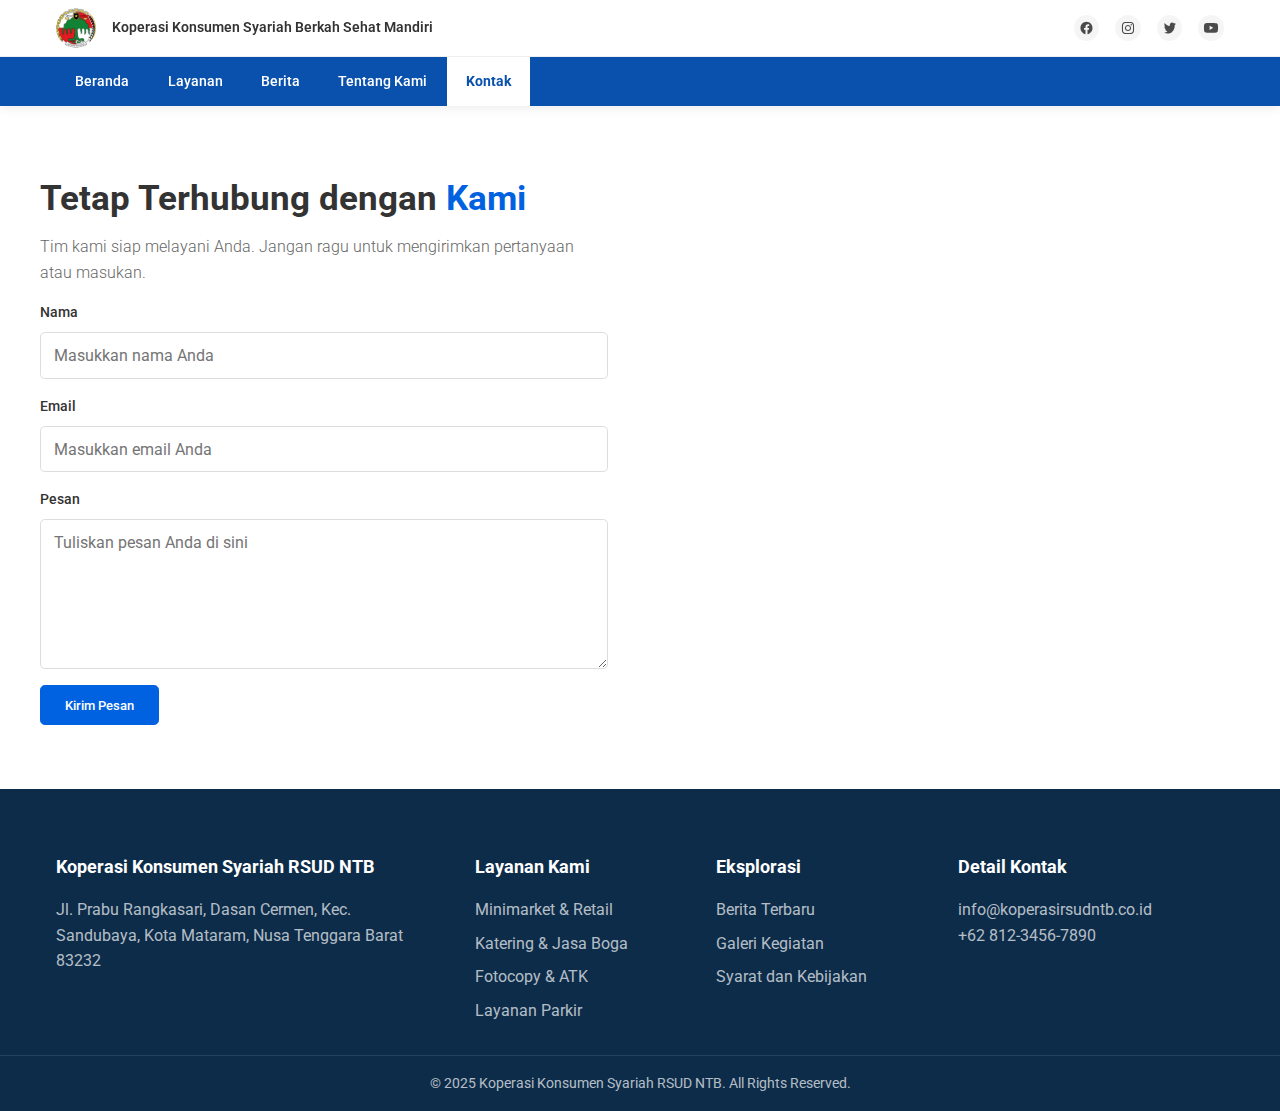
<file: kontak.html>
<!DOCTYPE html>
<html lang="id">
<head>
    <meta charset="UTF-8" />
    <meta name="viewport" content="width=device-width, initial-scale=1.0" />
    <title>Hubungi Kami - Koperasi Syariah BSM</title>
    <meta name="description" content="Hubungi kami untuk pertanyaan, masukan, atau informasi lebih lanjut." />
    <link rel="icon" type="image/svg+xml" href="./src/public/icon-koperasi.svg" />
    <link rel="stylesheet" href="./src/styles/main-style.css" />
    <link rel="stylesheet" href="./src/styles/main.css" />
</head>
<body>
    <header>
        <div class="header-top">
            <div class="info-company">
                <a href="index.html" class="company-icon">
                    <img src="./src/public/icon-koperasi.svg" alt="Logo Koperasi" />
                    <p>Koperasi Konsumen Syariah Berkah Sehat Mandiri</p>
                </a>
                <div class="company-sosmed">
                    <a href="#" aria-label="Facebook"><img src="./src/public/icon-sosmed-1.svg" alt="Facebook"/></a>
                    <a href="#" aria-label="Instagram"><img src="./src/public/icon-sosmed-2.svg" alt="Instagram"/></a>
                    <a href="#" aria-label="Whatsapp"><img src="./src/public/icon-sosmed-3.svg" alt="Whatsapp"/></a>
                    <a href="#" aria-label="Email"><img src="./src/public/icon-sosmed-4.svg" alt="Email"/></a>
                </div>
            </div>
        </div>
        <nav class="navigation">
            <div class="nav-container">
                <ul>
                    <li><a href="index.html">Beranda</a></li>
                    <li><a href="layanan.html">Layanan</a></li>
                    <li><a href="berita.html">Berita</a></li>
                    <li><a href="tentang.html">Tentang Kami</a></li>
                    <li class="active"><a href="kontak.html">Kontak</a></li>
                </ul>
            </div>
        </nav>
    </header>

    <main>
        <section id="kontak" class="kontak-area">
            <div class="kontak-wrapper">
                <div class="info-kontak">
                    <div class="section-header">
                        <h1>Tetap Terhubung dengan <span>Kami</span></h1>
                        <p>Tim kami siap melayani Anda. Jangan ragu untuk mengirimkan pertanyaan atau masukan.</p>
                    </div>
                    <form action="#">
                        <div class="input-group">
                            <label for="name">Nama</label>
                            <input type="text" id="name" name="name" required placeholder="Masukkan nama Anda"/>
                        </div>
                        <div class="input-group">
                            <label for="email">Email</label>
                            <input type="email" name="email" id="email" required placeholder="Masukkan email Anda"/>
                        </div>
                        <div class="input-group">
                            <label for="message">Pesan</label>
                            <textarea name="message" id="message" required placeholder="Tuliskan pesan Anda di sini"></textarea>
                        </div>
                        <button type="submit" class="btn btn-primary">Kirim Pesan</button>
                    </form>
                </div>
                <div class="map">
                    <iframe 
                        src="https://www.google.com/maps/embed?pb=!1m18!1m12!1m3!1d3944.874172500837!2d116.13214190000001!3d-8.6080776!2m3!1f0!2f0!3f0!3m2!1i1024!2i768!4f13.1!3m3!1m2!1s0x2dcb9007f1a88771%3A0xd49a222ee46d7078!2sRSUD%20Provinsi%20NTB!5e0!3m2!1sid!2sid!4v1751130990625!5m2!1sid!2sid"
                        style="border:0;" 
                        allowfullscreen="" 
                        loading="lazy" 
                        referrerpolicy="no-referrer-when-downgrade">
                    </iframe>
                </div>
            </div>
        </section>
    </main>

    <footer>
      <div class="footer-container">
        <section class="info">
          <h3>Koperasi Konsumen Syariah RSUD NTB</h3>
          <p>
            Jl. Prabu Rangkasari, Dasan Cermen, Kec. Sandubaya, Kota Mataram,
            Nusa Tenggara Barat 83232
          </p>
        </section>
        <section class="layanan-footer">
          <h3>Layanan Kami</h3>
          <ul>
            <li><a href="#">Minimarket & Retail</a></li>
            <li><a href="#">Katering & Jasa Boga</a></li>
            <li><a href="#">Fotocopy & ATK</a></li>
            <li><a href="#">Layanan Parkir</a></li>
          </ul>
        </section>
        <section class="eksplorasi">
          <h3>Eksplorasi</h3>
          <ul>
            <li><a href="#">Berita Terbaru</a></li>
            <li><a href="#">Galeri Kegiatan</a></li>
            <li><a href="#">Syarat dan Kebijakan</a></li>
          </ul>
        </section>
        <section class="kontak-footer">
          <h3>Detail Kontak</h3>
          <p>info@koperasirsudntb.co.id</p>
          <p>+62 812-3456-7890</p>
        </section>
      </div>
      <div class="footer-bottom">
        <p>© 2025 Koperasi Konsumen Syariah RSUD NTB. All Rights Reserved.</p>
      </div>
    </footer>
</body>
</html>
</file>
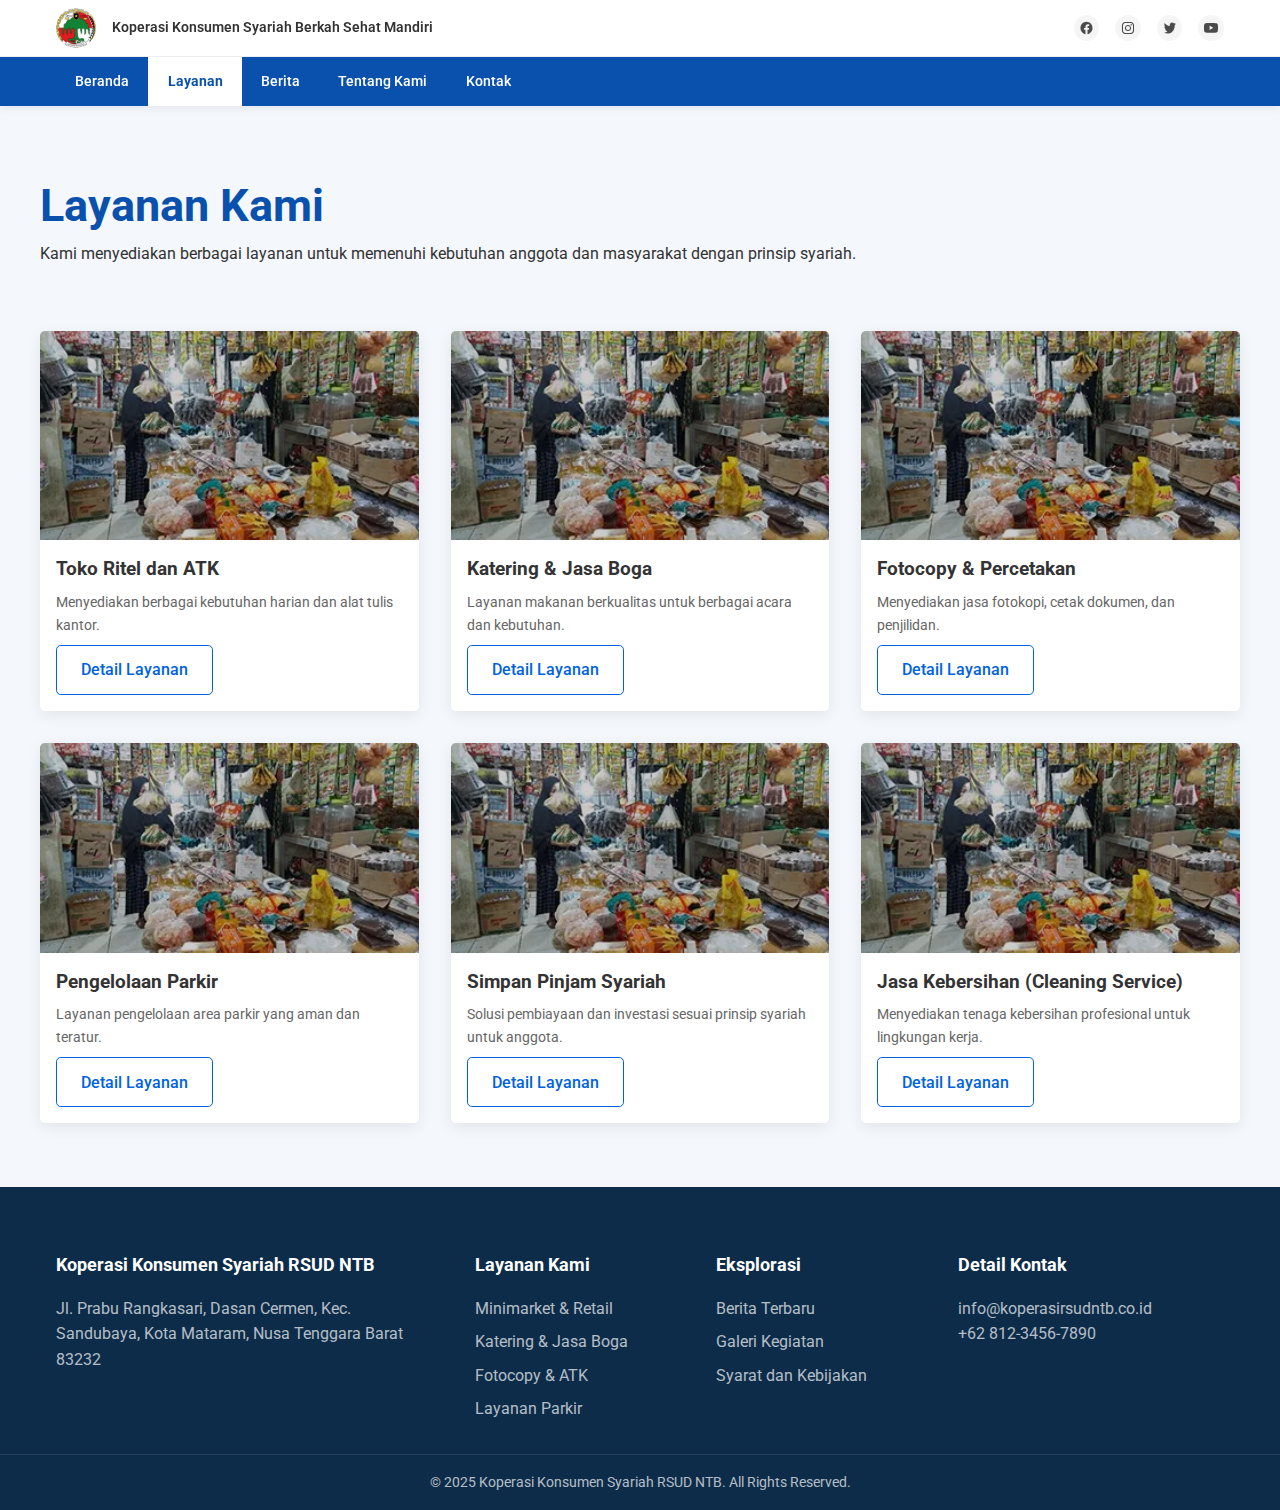
<file: layanan.html>
<!DOCTYPE html>
<html lang="id">
<head>
    <meta charset="UTF-8" />
    <meta name="viewport" content="width=device-width, initial-scale=1.0" />
    <title>Layanan Kami - Koperasi Syariah BSM</title>
    <meta name="description" content="Jelajahi semua layanan yang kami tawarkan, dari unit usaha ritel hingga jasa lainnya." />
    <link rel="icon" type="image/svg+xml" href="./src/public/icon-koperasi.svg" />
    <link rel="stylesheet" href="./src/styles/main.css" />
    <link rel="stylesheet" href="./src/styles/main-style.css" />
</head>
<body>
    <header>
        <div class="header-top">
            <div class="info-company">
                <a href="index.html" class="company-icon">
                    <img src="./src/public/icon-koperasi.svg" alt="Logo Koperasi" />
                    <p>Koperasi Konsumen Syariah Berkah Sehat Mandiri</p>
                </a>
                <div class="company-sosmed">
                    <a href="#" aria-label="Facebook"><img src="./src/public/icon-sosmed-1.svg" alt="Facebook"/></a>
                    <a href="#" aria-label="Instagram"><img src="./src/public/icon-sosmed-2.svg" alt="Instagram"/></a>
                    <a href="#" aria-label="Whatsapp"><img src="./src/public/icon-sosmed-3.svg" alt="Whatsapp"/></a>
                    <a href="#" aria-label="Email"><img src="./src/public/icon-sosmed-4.svg" alt="Email"/></a>
                </div>
            </div>
        </div>
        <nav class="navigation">
            <div class="nav-container">
                <ul>
                    <li><a href="index.html">Beranda</a></li>
                    <li class="active"><a href="layanan.html">Layanan</a></li>
                    <li><a href="berita.html">Berita</a></li>
                    <li><a href="tentang.html">Tentang Kami</a></li>
                    <li><a href="kontak.html">Kontak</a></li>
                </ul>
            </div>
        </nav>
    </header>

    <main>
        <section class="page-header">
            <div class="page-header-content">
                <h1>Layanan Kami</h1>
                <p>Kami menyediakan berbagai layanan untuk memenuhi kebutuhan anggota dan masyarakat dengan prinsip syariah.</p>
            </div>
        </section>

        <section class="usaha-area">
            <article class="service-list">
                <div class="service-card">
                    <img src="./src/public/thumbnail-news.webp" alt="Toko ritel dan ATK" loading="lazy"/>
                    <div class="service-card-content">
                        <h3>Toko Ritel dan ATK</h3>
                        <p>Menyediakan berbagai kebutuhan harian dan alat tulis kantor.</p>
                        <a href="#" class="btn btn-secondary">Detail Layanan</a>
                    </div>
                </div>
                <div class="service-card">
                    <img src="./src/public/thumbnail-news.webp" alt="Jasa boga dan katering" loading="lazy"/>
                    <div class="service-card-content">
                        <h3>Katering & Jasa Boga</h3>
                        <p>Layanan makanan berkualitas untuk berbagai acara dan kebutuhan.</p>
                        <a href="#" class="btn btn-secondary">Detail Layanan</a>
                    </div>
                </div>
                <div class="service-card">
                    <img src="./src/public/thumbnail-news.webp" alt="Layanan fotokopi" loading="lazy" />
                    <div class="service-card-content">
                        <h3>Fotocopy & Percetakan</h3>
                        <p>Menyediakan jasa fotokopi, cetak dokumen, dan penjilidan.</p>
                        <a href="#" class="btn btn-secondary">Detail Layanan</a>
                    </div>
                </div>
                <div class="service-card">
                    <img src="./src/public/thumbnail-news.webp" alt="Layanan Parkir" loading="lazy"/>
                    <div class="service-card-content">
                        <h3>Pengelolaan Parkir</h3>
                        <p>Layanan pengelolaan area parkir yang aman dan teratur.</p>
                        <a href="#" class="btn btn-secondary">Detail Layanan</a>
                    </div>
                </div>
                <div class="service-card">
                    <img src="./src/public/thumbnail-news.webp" alt="Simpan Pinjam Syariah" loading="lazy"/>
                    <div class="service-card-content">
                        <h3>Simpan Pinjam Syariah</h3>
                        <p>Solusi pembiayaan dan investasi sesuai prinsip syariah untuk anggota.</p>
                        <a href="#" class="btn btn-secondary">Detail Layanan</a>
                    </div>
                </div>
                <div class="service-card">
                    <img src="./src/public/thumbnail-news.webp" alt="Jasa Kebersihan" loading="lazy" />
                    <div class="service-card-content">
                        <h3>Jasa Kebersihan (Cleaning Service)</h3>
                        <p>Menyediakan tenaga kebersihan profesional untuk lingkungan kerja.</p>
                        <a href="#" class="btn btn-secondary">Detail Layanan</a>
                    </div>
                </div>
            </article>
        </section>
    </main>

    <footer>
      <div class="footer-container">
        <section class="info">
          <h3>Koperasi Konsumen Syariah RSUD NTB</h3>
          <p>
            Jl. Prabu Rangkasari, Dasan Cermen, Kec. Sandubaya, Kota Mataram,
            Nusa Tenggara Barat 83232
          </p>
        </section>
        <section class="layanan-footer">
          <h3>Layanan Kami</h3>
          <ul>
            <li><a href="#">Minimarket & Retail</a></li>
            <li><a href="#">Katering & Jasa Boga</a></li>
            <li><a href="#">Fotocopy & ATK</a></li>
            <li><a href="#">Layanan Parkir</a></li>
          </ul>
        </section>
        <section class="eksplorasi">
          <h3>Eksplorasi</h3>
          <ul>
            <li><a href="#">Berita Terbaru</a></li>
            <li><a href="#">Galeri Kegiatan</a></li>
            <li><a href="#">Syarat dan Kebijakan</a></li>
          </ul>
        </section>
        <section class="kontak-footer">
          <h3>Detail Kontak</h3>
          <p>info@koperasirsudntb.co.id</p>
          <p>+62 812-3456-7890</p>
        </section>
      </div>
      <div class="footer-bottom">
        <p>© 2025 Koperasi Konsumen Syariah RSUD NTB. All Rights Reserved.</p>
      </div>
    </footer>
</body>
</html>
</file>
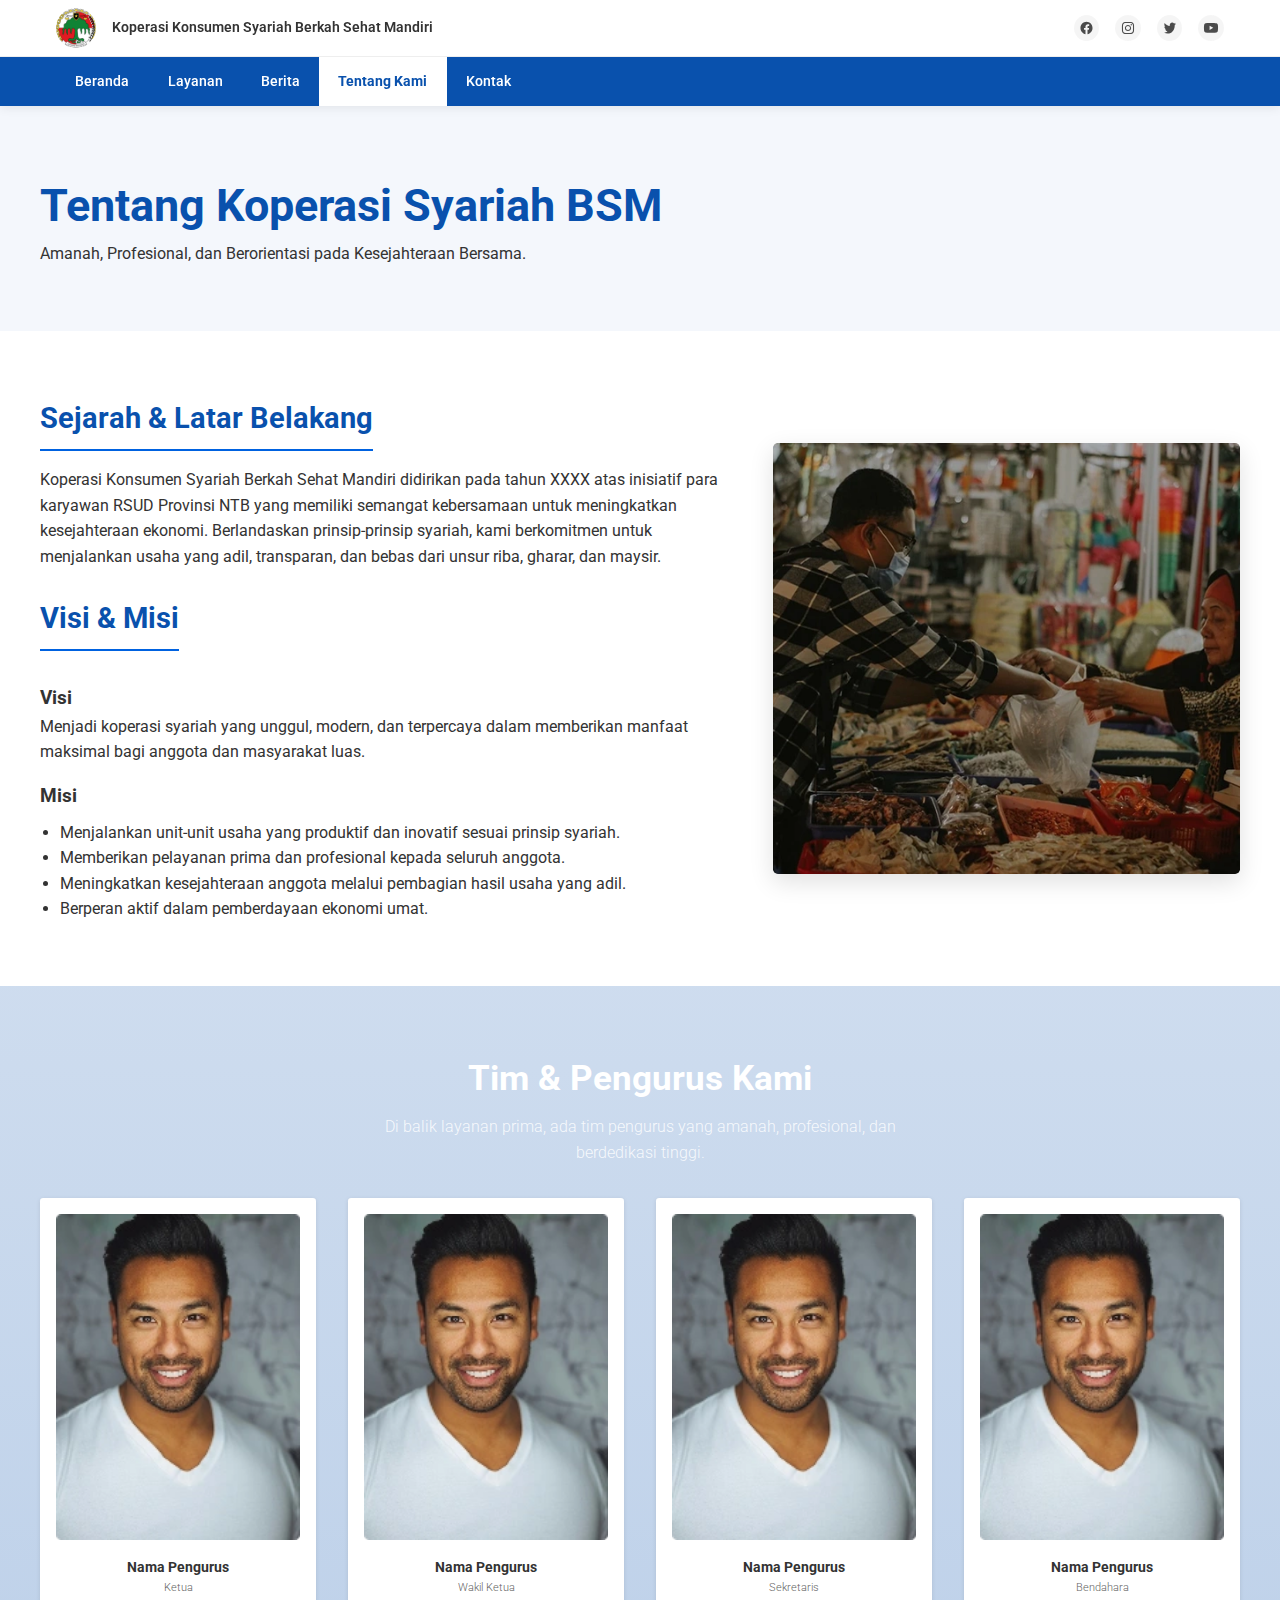
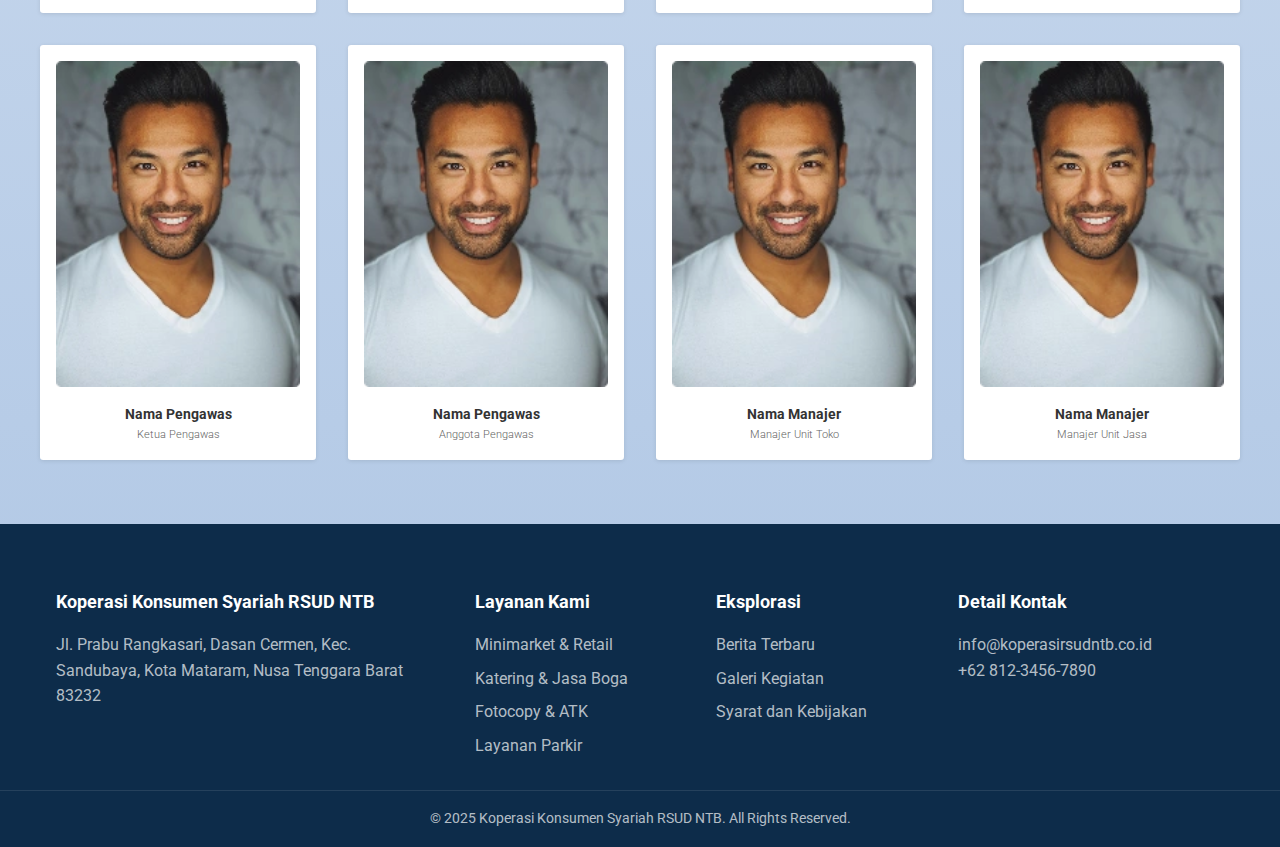
<file: tentang.html>
<!DOCTYPE html>
<html lang="id">
  <head>
    <meta charset="UTF-8" />
    <meta name="viewport" content="width=device-width, initial-scale=1.0" />
    <title>Tentang Kami - Koperasi Syariah BSM</title>
    <meta
      name="description"
      content="Kenali lebih jauh tentang sejarah, visi, misi, dan tim profesional di balik Koperasi BSM."
    />
    <link
      rel="icon"
      type="image/svg+xml"
      href="./src/public/icon-koperasi.svg"
    />
    <link rel="stylesheet" href="./src/styles/main.css" />
    <link rel="stylesheet" href="./src/styles/main-style.css" />
  </head>
  <body>
    <header>
      <div class="header-top">
        <div class="info-company">
          <a href="index.html" class="company-icon">
            <img src="./src/public/icon-koperasi.svg" alt="Logo Koperasi" />
            <p>Koperasi Konsumen Syariah Berkah Sehat Mandiri</p>
          </a>
          <div class="company-sosmed">
            <a href="#" aria-label="Facebook"
              ><img src="./src/public/icon-sosmed-1.svg" alt="Facebook"
            /></a>
            <a href="#" aria-label="Instagram"
              ><img src="./src/public/icon-sosmed-2.svg" alt="Instagram"
            /></a>
            <a href="#" aria-label="Whatsapp"
              ><img src="./src/public/icon-sosmed-3.svg" alt="Whatsapp"
            /></a>
            <a href="#" aria-label="Email"
              ><img src="./src/public/icon-sosmed-4.svg" alt="Email"
            /></a>
          </div>
        </div>
      </div>
      <nav class="navigation">
        <div class="nav-container">
          <ul>
            <li><a href="index.html">Beranda</a></li>
            <li><a href="layanan.html">Layanan</a></li>
            <li><a href="berita.html">Berita</a></li>
            <li class="active"><a href="tentang.html">Tentang Kami</a></li>
            <li><a href="kontak.html">Kontak</a></li>
          </ul>
        </div>
      </nav>
    </header>

    <main>
      <section class="page-header">
        <div class="page-header-content">
          <h1>Tentang Koperasi Syariah BSM</h1>
          <p>
            Amanah, Profesional, dan Berorientasi pada Kesejahteraan Bersama.
          </p>
        </div>
      </section>

      <section class="about-us-content">
        <div class="about-us-wrapper">
          <div class="about-us-text">
            <h2>Sejarah & Latar Belakang</h2>
            <p>
              Koperasi Konsumen Syariah Berkah Sehat Mandiri didirikan pada
              tahun XXXX atas inisiatif para karyawan RSUD Provinsi NTB yang
              memiliki semangat kebersamaan untuk meningkatkan kesejahteraan
              ekonomi. Berlandaskan prinsip-prinsip syariah, kami berkomitmen
              untuk menjalankan usaha yang adil, transparan, dan bebas dari
              unsur riba, gharar, dan maysir.
            </p>

            <br />
            <h2>Visi & Misi</h2>
            <h3>Visi</h3>
            <p>
              Menjadi koperasi syariah yang unggul, modern, dan terpercaya dalam
              memberikan manfaat maksimal bagi anggota dan masyarakat luas.
            </p>
            <h3>Misi</h3>
            <ul>
              <li>
                Menjalankan unit-unit usaha yang produktif dan inovatif sesuai
                prinsip syariah.
              </li>
              <li>
                Memberikan pelayanan prima dan profesional kepada seluruh
                anggota.
              </li>
              <li>
                Meningkatkan kesejahteraan anggota melalui pembagian hasil usaha
                yang adil.
              </li>
              <li>Berperan aktif dalam pemberdayaan ekonomi umat.</li>
            </ul>
          </div>
          <div class="about-us-image">
            <img src="./src/public/galeri-image.webp" alt="Gedung Koperasi" />
          </div>
        </div>
      </section>

      <section id="pegawai" class="pegawai-area">
        <div class="section-header invert-colors">
          <h1>Tim & Pengurus Kami</h1>
          <p>
            Di balik layanan prima, ada tim pengurus yang amanah, profesional,
            dan berdedikasi tinggi.
          </p>
        </div>
        <div class="pegawai-list">
          <div class="pegawai-card">
            <img
              src="./src/public/pegawai-image.webp"
              alt="Foto Pengurus 1"
              loading="lazy"
            />
            <h3>Nama Pengurus</h3>
            <p>Ketua</p>
          </div>
          <div class="pegawai-card">
            <img
              src="./src/public/pegawai-image.webp"
              alt="Foto Pengurus 2"
              loading="lazy"
            />
            <h3>Nama Pengurus</h3>
            <p>Wakil Ketua</p>
          </div>
          <div class="pegawai-card">
            <img
              src="./src/public/pegawai-image.webp"
              alt="Foto Pengurus 3"
              loading="lazy"
            />
            <h3>Nama Pengurus</h3>
            <p>Sekretaris</p>
          </div>
          <div class="pegawai-card">
            <img
              src="./src/public/pegawai-image.webp"
              alt="Foto Pengurus 4"
              loading="lazy"
            />
            <h3>Nama Pengurus</h3>
            <p>Bendahara</p>
          </div>
          <div class="pegawai-card">
            <img
              src="./src/public/pegawai-image.webp"
              alt="Foto Pengawas 1"
              loading="lazy"
            />
            <h3>Nama Pengawas</h3>
            <p>Ketua Pengawas</p>
          </div>
          <div class="pegawai-card">
            <img
              src="./src/public/pegawai-image.webp"
              alt="Foto Pengawas 2"
              loading="lazy"
            />
            <h3>Nama Pengawas</h3>
            <p>Anggota Pengawas</p>
          </div>
          <div class="pegawai-card">
            <img
              src="./src/public/pegawai-image.webp"
              alt="Foto Manajer 1"
              loading="lazy"
            />
            <h3>Nama Manajer</h3>
            <p>Manajer Unit Toko</p>
          </div>
          <div class="pegawai-card">
            <img
              src="./src/public/pegawai-image.webp"
              alt="Foto Manajer 2"
              loading="lazy"
            />
            <h3>Nama Manajer</h3>
            <p>Manajer Unit Jasa</p>
          </div>
        </div>
      </section>
    </main>

    <footer>
      <div class="footer-container">
        <section class="info">
          <h3>Koperasi Konsumen Syariah RSUD NTB</h3>
          <p>
            Jl. Prabu Rangkasari, Dasan Cermen, Kec. Sandubaya, Kota Mataram,
            Nusa Tenggara Barat 83232
          </p>
        </section>
        <section class="layanan-footer">
          <h3>Layanan Kami</h3>
          <ul>
            <li><a href="#">Minimarket & Retail</a></li>
            <li><a href="#">Katering & Jasa Boga</a></li>
            <li><a href="#">Fotocopy & ATK</a></li>
            <li><a href="#">Layanan Parkir</a></li>
          </ul>
        </section>
        <section class="eksplorasi">
          <h3>Eksplorasi</h3>
          <ul>
            <li><a href="#">Berita Terbaru</a></li>
            <li><a href="#">Galeri Kegiatan</a></li>
            <li><a href="#">Syarat dan Kebijakan</a></li>
          </ul>
        </section>
        <section class="kontak-footer">
          <h3>Detail Kontak</h3>
          <p>info@koperasirsudntb.co.id</p>
          <p>+62 812-3456-7890</p>
        </section>
      </div>
      <div class="footer-bottom">
        <p>© 2025 Koperasi Konsumen Syariah RSUD NTB. All Rights Reserved.</p>
      </div>
    </footer>
  </body>
</html>
</file>
<file: src/styles/main-style.css>
/* === GOOGLE FONT === */
@import url("https://fonts.googleapis.com/css2?family=Roboto:wght@300;400;500;700&display=swap");

/* === CSS VARIABLES === */
:root {
  --primary-color: #0062e0;
  --primary-darker: #0951ad;
  --secondary-color: #f4f7fc;
  --text-color: #333333;
  --text-light: #ffffff;
  --border-color: #dddddd;
  --shadow-light: rgba(0, 0, 0, 0.08);
  --shadow-dark: rgba(0, 0, 0, 0.12);

  --font-family: "Roboto", sans-serif;
  --spacing-xs: 0.5rem;
  --spacing-sm: 1rem;
  --spacing-md: 2rem;
  --spacing-lg: 4rem;
  --container-width: 1200px;
  --border-radius: 0.3rem;
  --transition-speed: 0.3s ease;
}

/* === BASE & RESET === */
* {
  margin: 0;
  padding: 0;
  box-sizing: border-box;
  font-family: var(--font-family);
}

html {
  scroll-behavior: smooth;
  scroll-padding-top: 5rem;
}

body {
  color: var(--text-color);
  line-height: 1.6;
  background-color: var(--text-light);
  overflow-x: hidden;
}

a {
  text-decoration: none;
  color: inherit;
}

ul {
  list-style: none;
}

img {
  max-width: 100%;
  height: auto;
  display: block;
}

iframe {
  width: 100%;
  height: 100%;
}

/* === UTILITY CLASSES === */
.btn {
  display: inline-block;
  padding: 0.7rem 1.5rem;
  border-radius: var(--border-radius);
  border: 1px solid transparent;
  cursor: pointer;
  width: fit-content;
  font-weight: 500;
  text-align: center;
  transition: all var(--transition-speed);
}
.btn-primary {
  background-color: var(--primary-color);
  color: var(--text-light);
  border-color: var(--primary-color);
}
.btn-primary:hover {
  background-color: var(--primary-darker);
  transform: translateY(-2px);
}
.btn-secondary {
  background-color: transparent;
  color: var(--primary-color);
  border: 1px solid var(--primary-color);
}
.btn-secondary:hover {
  background-color: var(--primary-color);
  color: var(--text-light);
}

.section-header {
  text-align: center;
  margin-bottom: var(--spacing-md);
}
.section-header h1 {
  font-size: 1.8rem;
  margin-bottom: var(--spacing-xs);
  font-weight: 700;
}
.section-header p {
  max-width: 60ch;
  margin: 0 auto;
  font-weight: 300;
  color: #666;
}
.section-header.invert-colors {
  color: var(--text-light);
}
.section-header.invert-colors p {
  color: rgba(255, 255, 255, 0.85);
}
.section-header.invert-colors span,
.section-header.invert-colors h1 {
  color: var(--text-light);
}
.section-header span {
  color: var(--primary-color);
}

/* === HEADER === */
header {
  position: sticky;
  top: 0;
  z-index: 1000;
  background-color: var(--text-light);
  box-shadow: 0 2px 10px var(--shadow-light);
}
.header-top {
  border-bottom: 1px solid #eee;
}
.info-company {
  display: flex;
  justify-content: space-between;
  align-items: center;
  padding: var(--spacing-xs) var(--spacing-sm);
  max-width: var(--container-width);
  margin: 0 auto;
}
.company-icon {
  display: flex;
  align-items: center;
  gap: var(--spacing-sm);
  font-weight: 600;
  font-size: 0.9rem;
}
.company-icon img {
  height: 2.5rem;
}
.company-icon p {
  display: none;
}
.company-sosmed {
  display: flex;
  gap: var(--spacing-sm);
}
.company-sosmed img {
  height: 1.6rem;
  opacity: 0.7;
  transition: opacity var(--transition-speed);
}
.company-sosmed a:hover img {
  opacity: 1;
}

.navigation {
  background-color: var(--primary-darker);
}
.nav-container {
  max-width: var(--container-width);
  margin: 0 auto;
}
.navigation ul {
  display: flex;
  justify-content: center;
  align-items: center;
  padding: 0 var(--spacing-sm);
  flex-wrap: wrap;
}
.navigation ul li a {
  display: block;
  color: var(--text-light);
  padding: 0.8rem var(--spacing-sm);
  font-size: 0.9rem;
  font-weight: 500;
  position: relative;
  transition: background-color var(--transition-speed);
}
.navigation ul li a:hover {
  color: var(--primary-darker); 
  background-color: var(--text-light);
}

/* === HERO SECTION === */
.hero-area {
  background: linear-gradient(rgba(61, 46, 46, 0.1), rgba(0, 0, 0, 0.5)),
    url("../public/hero-image.webp") center/cover no-repeat;
  color: var(--text-light);
  padding: var(--spacing-lg) var(--spacing-sm);
}
.hero-content {
  text-align: center;
  display: flex;
  flex-direction: column;
  align-items: center;
  gap: var(--spacing-sm);
  max-width: var(--container-width);
  margin: 0 auto;
}
.hero-area h1 {
  font-size: 2rem;
}
.hero-area p {
  max-width: 50ch;
  font-weight: 300;
}

/* === GENERAL SECTION STYLING === */
main section {
  padding: var(--spacing-lg) var(--spacing-sm);
}
.usaha-area,
.berita-area,
.galeri-area {
  background-color: var(--secondary-color);
}

/* === AFFILIATION AREA === */
.aff-area {
  padding: var(--spacing-md) var(--spacing-sm);
  background-color: var(--text-light);
  margin-bottom: 2rem;   
}
.aff-grid {
  display: grid;
  grid-template-columns: repeat(auto-fit, minmax(100px, 1fr));
  gap: var(--spacing-md);
  align-items: center;
  max-width: 1000px;
  margin: 0 auto;
}
.aff-grid img {
  height: 1.8rem;
  opacity: 0.6;
  transition: opacity var(--transition-speed);
  margin: 0 auto;
}
.aff-grid img:hover {
  opacity: 1;
}

/* === LAYANAN & BERITA CARDS === */
.service-list,
.berita-list {
  display: grid;
  grid-template-columns: 1fr;
  gap: var(--spacing-md);
  max-width: var(--container-width);
  margin: 0 auto;
}

.service-card,
.berita-card {
  background: var(--text-light);
  border-radius: var(--border-radius);
  overflow: hidden;
  box-shadow: 0 4px 15px var(--shadow-light);
  transition: transform var(--transition-speed),
    box-shadow var(--transition-speed);
  display: flex;
  flex-direction: column;
}

.service-card:hover,
.berita-card:hover {
  transform: translateY(-5px);
  box-shadow: 0 8px 25px var(--shadow-dark);
}

.service-card-content,
.berita-card-content {
  padding: var(--spacing-sm);
  display: flex;
  flex-direction: column;
  gap: var(--spacing-xs);
  flex-grow: 1;
}

/* --- GABUNGAN STYLE UNTUK JUDUL CARD --- */
.service-card-content h3,
.berita-card-content h3 {
  font-size: 1.2rem;
  font-weight: 700;
  line-height: 1.4;

  display: -webkit-box;
  -webkit-line-clamp: 1;
  -webkit-box-orient: vertical;
  overflow: hidden;
  text-overflow: ellipsis;
  max-height: 1.4em;
}

/* --- GABUNGAN STYLE UNTUK DESKRIPSI CARD --- */
.service-card-content p,
.berita-card-content p {
  font-size: 0.9rem;
  flex-grow: 1;
  color: #666;
  line-height: 1.6;

  display: -webkit-box;
  -webkit-line-clamp: 2;
  -webkit-box-orient: vertical;
  overflow: hidden;
  text-overflow: ellipsis;
  max-height: 3.2em;
}

.service-card-content .btn,
.berita-card-content .btn {
  align-self: flex-start;
  margin-top: auto;
}

.berita-card img {
  border-bottom: 3px solid var(--primary-color);
}

.berita-card .time {
  display: flex;
  align-items: center;
  gap: var(--spacing-xs);
  font-size: 0.8rem;
  opacity: 0.8;
}

.berita-card .time img {
  width: 1rem;
}

/* === PRINSIP & PEGAWAI SECTIONS === */
.prinsip-area,
.pegawai-area {
  background: linear-gradient(rgba(9, 81, 173, 0.2), rgba(9, 81, 173, 0.3)),
    url("../public/hero-image.webp") center/cover fixed;
}
.prinsip-list {
  display: grid;
  grid-template-columns: 1fr;
  gap: var(--spacing-md);
  max-width: var(--container-width);
  margin: 0 auto;
  margin-bottom: 1rem;  
}
.prinsip-card {
  background: rgba(255, 255, 255, 0.1);
  backdrop-filter: blur(5px);
  padding: var(--spacing-sm);
  border-radius: var(--border-radius);
  text-align: center;
  border: 1px solid rgba(255, 255, 255, 0.2);
}
.prinsip-card img {
  width: 4rem;
  margin: 0 auto var(--spacing-sm);
}
.prinsip-card h3 {
  font-size: 1.1rem;
  color: var(--text-light);
}
.prinsip-card p {
  font-size: 0.9rem;
  font-weight: 300;
  color: rgba(255, 255, 255, 0.8);
}

/* === PEGAWAI CARD STYLE === */
.pegawai-list {
  display: grid;
  grid-template-columns: 1fr;
  gap: var(--spacing-md);
  max-width: var(--container-width);
  margin: 0 auto;
}
.pegawai-card {
  background-color: var(--text-light);
  color: var(--text-color);
  padding: var(--spacing-sm);
  display: flex;
  flex-direction: column;
  gap: var(--spacing-sm);
  box-shadow: 0px 1px 4px rgba(0, 0, 0, 0.1);
  border-radius: 0.2rem;
  transition: transform var(--transition-speed),
    box-shadow var(--transition-speed);
}
.pegawai-card:hover {
  transform: translateY(-5px);
  box-shadow: 0 8px 25px var(--shadow-dark);
}
.pegawai-card img {
  width: 100%;
  height: auto;
  border-radius: 0;
  border: none;
  margin: 0;
}
.pegawai-card h3 {
  font-size: 0.9rem;
  text-align: center;
  color: var(--text-color);
}
.pegawai-card p {
  font-size: 0.7rem;
  font-weight: 300;
  margin-top: -1rem;
  text-align: center;
  color: #666;
}

/* === GALERI === */
.galeri-grid {
  display: grid;
  grid-template-columns: repeat(2, 1fr);
  grid-template-rows: repeat(4, 30vw);
  gap: var(--spacing-sm);
  max-width: var(--container-width);
  margin: 0 auto;
}
.galeri-grid img {
  width: 100%;
  height: 100%;
  object-fit: cover;
  border-radius: var(--border-radius);
}
.grid-item-1 {
  grid-column: 1 / 2;
  grid-row: 1 / 3;
}
.grid-item-2 {
  grid-column: 2 / 3;
  grid-row: 1 / 2;
}
.grid-item-3 {
  grid-column: 2 / 3;
  grid-row: 2 / 4;
}
.grid-item-4 {
  grid-column: 1 / 2;
  grid-row: 3 / 5;
}
.grid-item-5 {
  grid-column: 2 / 3;
  grid-row: 4 / 5;
}

/* === KONTAK === */
.kontak-wrapper {
  display: flex;
  flex-direction: column;
  gap: var(--spacing-md);
  max-width: var(--container-width);
  margin: 0 auto;
}
.info-kontak .section-header {
  text-align: left;
  margin-bottom: var(--spacing-sm);
}
.info-kontak .section-header p {
  margin: 0;
}
form {
  display: flex;
  flex-direction: column;
  gap: var(--spacing-sm);
}

.input-group {
  display: flex;
  flex-direction: column;
  gap: var(--spacing-xs);
}
.input-group label {
  font-weight: 500;
  font-size: 0.9rem;
}
.input-group input,
.input-group textarea {
  padding: 0.8rem;
  border: 1px solid var(--border-color);
  border-radius: var(--border-radius);
  font-size: 1rem;
  transition: all var(--transition-speed);
}
.input-group input:focus,
.input-group textarea:focus {
  outline: none;
  border-color: var(--primary-color);
  box-shadow: 0 0 0 3px rgba(0, 98, 224, 0.2);
}
.input-group textarea {
  resize: vertical;
  min-height: 150px;
}
.map {
  width: 100%;
  height: 350px;
  border-radius: var(--border-radius);
  overflow: hidden;
}

/* === FOOTER === */
footer {
  background-color: #0d2c4a;
  color: var(--text-light);
  padding-top: var(--spacing-lg);
}
.footer-container {
  display: grid;
  grid-template-columns: 1fr;
  gap: var(--spacing-md);
  padding: 0 var(--spacing-sm);
  max-width: var(--container-width);
  margin: 0 auto;
}
footer h3 {
  font-size: 1.1rem;
  margin-bottom: var(--spacing-sm);
}
footer p {
  color: rgba(255, 255, 255, 0.7);
}
footer ul {
  display: flex;
  flex-direction: column;
  gap: var(--spacing-xs);
}
footer ul a {
  color: rgba(255, 255, 255, 0.7);
  transition: color var(--transition-speed),
    padding-left var(--transition-speed);
}
footer ul a:hover {
  color: var(--text-light);
  padding-left: 5px;
}
.footer-bottom {
  text-align: center;
  padding: var(--spacing-sm);
  margin-top: var(--spacing-md);
  border-top: 1px solid rgba(255, 255, 255, 0.1);
  font-size: 0.9rem;
  color: rgba(255, 255, 255, 0.6);
}

/* === MEDIA QUERIES (TABLET & UP) === */
@media (min-width: 768px) {
  .section-header h1 {
    font-size: 2.2rem;
  }
  .company-icon p {
    display: block;
  }
  .navigation ul {
    justify-content: flex-start;
    flex-wrap: nowrap;
  }
  .navigation ul li a {
    padding: 0.8rem 1.2rem;
  }

  .service-list,
  .berita-list {
    grid-template-columns: repeat(3, 1fr);
  }
  .prinsip-list {
    grid-template-columns: repeat(3, 1fr);
  }
  .pegawai-list {
    grid-template-columns: repeat(2, 1fr);
  }

  .footer-container {
    grid-template-columns: repeat(2, 1fr);
  }

  .kontak-wrapper {
    flex-direction: row;
    align-items: stretch;
    gap: var(--spacing-lg);
  }
  .info-kontak,
  .map {
    flex: 1;
  }
  .map {
    height: auto;
    min-height: 500px;
  }

  .galeri-grid {
    grid-template-rows: repeat(2, 200px);
  }
  .grid-item-1 {
    grid-column: 1 / 2;
    grid-row: 1 / 3;
  }
  .grid-item-2 {
    grid-column: 2 / 3;
    grid-row: 1 / 2;
  }
  .grid-item-3 {
    grid-column: 3 / 4;
    grid-row: 1 / 2;
  }
  .grid-item-4 {
    grid-column: 2 / 4;
    grid-row: 2 / 3;
  }
  .grid-item-5 {
    display: none;
  }
}

/* === MEDIA QUERIES (DESKTOP & UP) === */
@media (min-width: 1024px) {
  .pegawai-list {
    grid-template-columns: repeat(4, 1fr);
  }
  .hero-content {
    align-items: flex-start;
    text-align: left;
  }

  .galeri-area{
    margin-top: -2rem; 
  }

  .aff-area{
    margin-bottom: 5rem;
  }

  .prinsip-list{
    margin-bottom: 5rem; 
  }
  .hero-area h1 {
    font-size: 2.8rem; 
    max-width: 40ch;  
    margin-left: 0;
    margin-right: 0;
  }
  .hero-area p {
    max-width: 80ch;    
    margin-left: 0;
    margin-right: 0;
  }
  .footer-container {
    grid-template-columns: 2fr 1fr 1fr 1.5fr;
    gap: var(--spacing-lg);
  }
  .aff-grid {
    grid-template-columns: repeat(8, 1fr);
  }

  .galeri-grid {
    grid-template-columns: repeat(4, 1fr);
    grid-template-rows: repeat(2, 250px);
  }
  .grid-item-1 {
    grid-column: 1 / 3;
    grid-row: 1 / 2;
  }
  .grid-item-2 {
    grid-column: 3 / 4;
    grid-row: 1 / 2;
  }
  .grid-item-3 {
    grid-column: 4 / 5;
    grid-row: 1 / 3;
  }
  .grid-item-4 {
    grid-column: 1 / 2;
    grid-row: 2 / 3;
  }
  .grid-item-5 {
    grid-column: 2 / 4;
    grid-row: 2 / 3;
    display: block;
  }
}
</file>
<file: src/styles/main.css>
.navigation ul li.active a {
  background-color: var(--text-light);
  font-weight: 700; 
  color: var(--primary-darker);
}

.page-header {
  background-color: var(--secondary-color);
  text-align: center;
  padding: var(--spacing-md) var(--spacing-sm);
}
.page-header-content {
    max-width: var(--container-width);
    margin: 0 auto;
}
.page-header h1 {
  font-size: 2.2rem;
  font-weight: 700;
  color: var(--primary-darker);
}

.usaha-area, .berita-area{
  margin-top: -4rem;  
}


.about-us-content {
    padding: var(--spacing-lg) var(--spacing-sm);
}
.about-us-wrapper {
    display: flex;
    flex-direction: column;
    gap: var(--spacing-md);
    max-width: var(--container-width);
    margin: 0 auto;
}
.about-us-text h2 {
    font-size: 1.8rem;
    color: var(--primary-darker);
    margin-bottom: var(--spacing-sm);
    padding-bottom: var(--spacing-xs);
    border-bottom: 2px solid var(--primary-color);
    display: inline-block;
}
.about-us-text h3 {
    font-size: 1.2rem;
    font-weight: 700;
    margin-top: var(--spacing-sm);
}
.about-us-text ul {
    list-style-type: disc;
    padding-left: 20px;
    margin-top: var(--spacing-xs);
}
.about-us-image img {
    border-radius: var(--border-radius);
    box-shadow: 0 8px 25px var(--shadow-dark);
}




.pagination {
  display: flex;
  justify-content: center;
  align-items: center;
  gap: var(--spacing-xs);
  margin-top: var(--spacing-md);
}
.page-number, .page-arrow {
  display: flex;
  justify-content: center;
  align-items: center;
  width: 40px;
  height: 40px;
  border: 1px solid var(--border-color);
  border-radius: var(--border-radius);
  color: var(--primary-color);
  font-weight: 500;
  transition: all var(--transition-speed);
}
.page-number:hover, .page-arrow:hover {
  background-color: var(--primary-color);
  color: var(--text-light);
  border-color: var(--primary-color);
}
.page-number.active {
  background-color: var(--primary-color);
  color: var(--text-light);
  border-color: var(--primary-color);
}
.page-arrow.disabled {
  color: #ccc;
  pointer-events: none;
  border-color: #eee;
}

@media (min-width: 768px) {
  .page-header {
    text-align: left;
    padding: var(--spacing-lg) var(--spacing-sm); 
  }
  .page-header h1 {
    font-size: 2.8rem;
  }
  .about-us-wrapper {
      flex-direction: row;
      align-items: center;
  }
  .about-us-text {
      flex: 1.5;
  }
  .about-us-image {
      flex: 1;
  }
}
</file>
<file: src/styles/detail.css>
/* === CSS TAMBAHAN UNTUK HALAMAN DETAIL & MODAL (VERSI REVISI) === */

/* --- Layout Halaman Detail (Berita & Layanan) --- */
.page-container {
  display: flex;
  flex-direction: column;
  gap: var(--spacing-md);
  max-width: var(--container-width);
  margin: 0 auto;
  padding: var(--spacing-md) var(--spacing-sm);
}
.main-content {
  width: 100%;
}
.sidebar {
  width: 100%;
}

.breadcrumb {
  display: inline-block;
  margin-bottom: var(--spacing-md);
  font-weight: 500;

}

.article-header h1 {
  font-size: 2rem;
  margin-bottom: var(--spacing-xs);
}
.article-meta {
  font-size: 0.9rem;
  color: #777;
  margin-bottom: var(--spacing-sm);
}
.article-meta span {
  margin-right: 1rem;
}
.highlight-image {
  width: 100%;
  height: 20rem; /* Mengatur tinggi tetap sesuai permintaan */
  object-fit: cover;
  border-radius: var(--border-radius);
  margin-bottom: var(--spacing-md);
}

.article-body h2 {
  font-size: 1.5rem;
  margin-top: var(--spacing-md);
  margin-bottom: var(--spacing-sm);
}
.article-body ul {
  list-style-type: disc;
  padding-left: 20px;
}

/* === PERBAIKAN GALERI FOTO === */
.content-gallery {
  display: grid;
  grid-template-columns: repeat(auto-fit, minmax(150px, 1fr));
  gap: var(--spacing-sm);
  margin-top: var(--spacing-sm);
}
.content-gallery img {
  width: 100%;
  height: 15rem; /* Mengatur tinggi tetap sesuai permintaan */
  object-fit: cover; /* Mencegah gambar gepeng/distorsi */
  border-radius: var(--border-radius);
}

/* --- Sidebar --- */
.sidebar-widget {
  padding: var(--spacing-sm);
  border-radius: var(--border-radius);
}
.sidebar-widget h3 {
  margin-bottom: var(--spacing-sm);
  padding-bottom: var(--spacing-xs);
}

/* === PERBAIKAN SIDEBAR LIST === */
/* Style ini menggantikan .related-list dan .related-card yang lama */
.sidebar-list {
  display: flex;
  flex-direction: column; /* Memastikan kartu tersusun vertikal */
  gap: var(--spacing-md); /* Memberi jarak antar kartu */
}

/* --- Style untuk Modal Pegawai --- */
.modal {
  display: none; /* Awalnya tersembunyi */
  position: fixed;
  z-index: 2000;
  left: 0;
  top: 0;
  width: 100%;
  height: 100%;
  overflow: auto;
  background-color: rgba(0, 0, 0, 0.6);
  backdrop-filter: blur(5px);
}
.modal-content {
  background-color: #fefefe;
  margin: 15% auto;
  padding: var(--spacing-md);
  border-radius: var(--border-radius);
  width: 90%;
  max-width: 500px;
  position: relative;
  text-align: center;
  box-shadow: 0 5px 15px rgba(0, 0, 0, 0.3);
}
.modal-close-button {
  color: #aaa;
  position: absolute;
  top: 10px;
  right: 20px;
  font-size: 28px;
  font-weight: bold;
  cursor: pointer;
}
.modal-close-button:hover {
  color: black;
}
.modal-content img {
  width: 120px;
  height: 120px;
  border-radius: 50%;
  object-fit: cover;
  margin-bottom: var(--spacing-sm);
  border: 4px solid var(--primary-color);
}
.modal-content h3 {
  font-size: 1.5rem;
  margin-bottom: var(--spacing-xs);
}
.modal-content #modal-posisi {
  font-size: 1.1rem;
  font-weight: 500;
  color: var(--primary-color);
  margin-bottom: var(--spacing-sm);
}
.modal-content #modal-bio {
  font-size: 0.9rem;
  line-height: 1.6;
  color: #666;
}

/* --- MEDIA QUERIES UNTUK HALAMAN DETAIL --- */
@media (min-width: 768px) {
  .page-container {
    flex-direction: row;
    align-items: flex-start;
  }
  .main-content {
    flex: 2.5; /* Kolom utama lebih lebar */
  }
  .sidebar {
    flex: 1; /* Sidebar lebih sempit */
    position: sticky;
    top: 8rem; /* Agar sidebar "mengikuti" saat scroll */
  }
  .article-header h1 {
    font-size: 2.5rem;
  }
}
</file>
